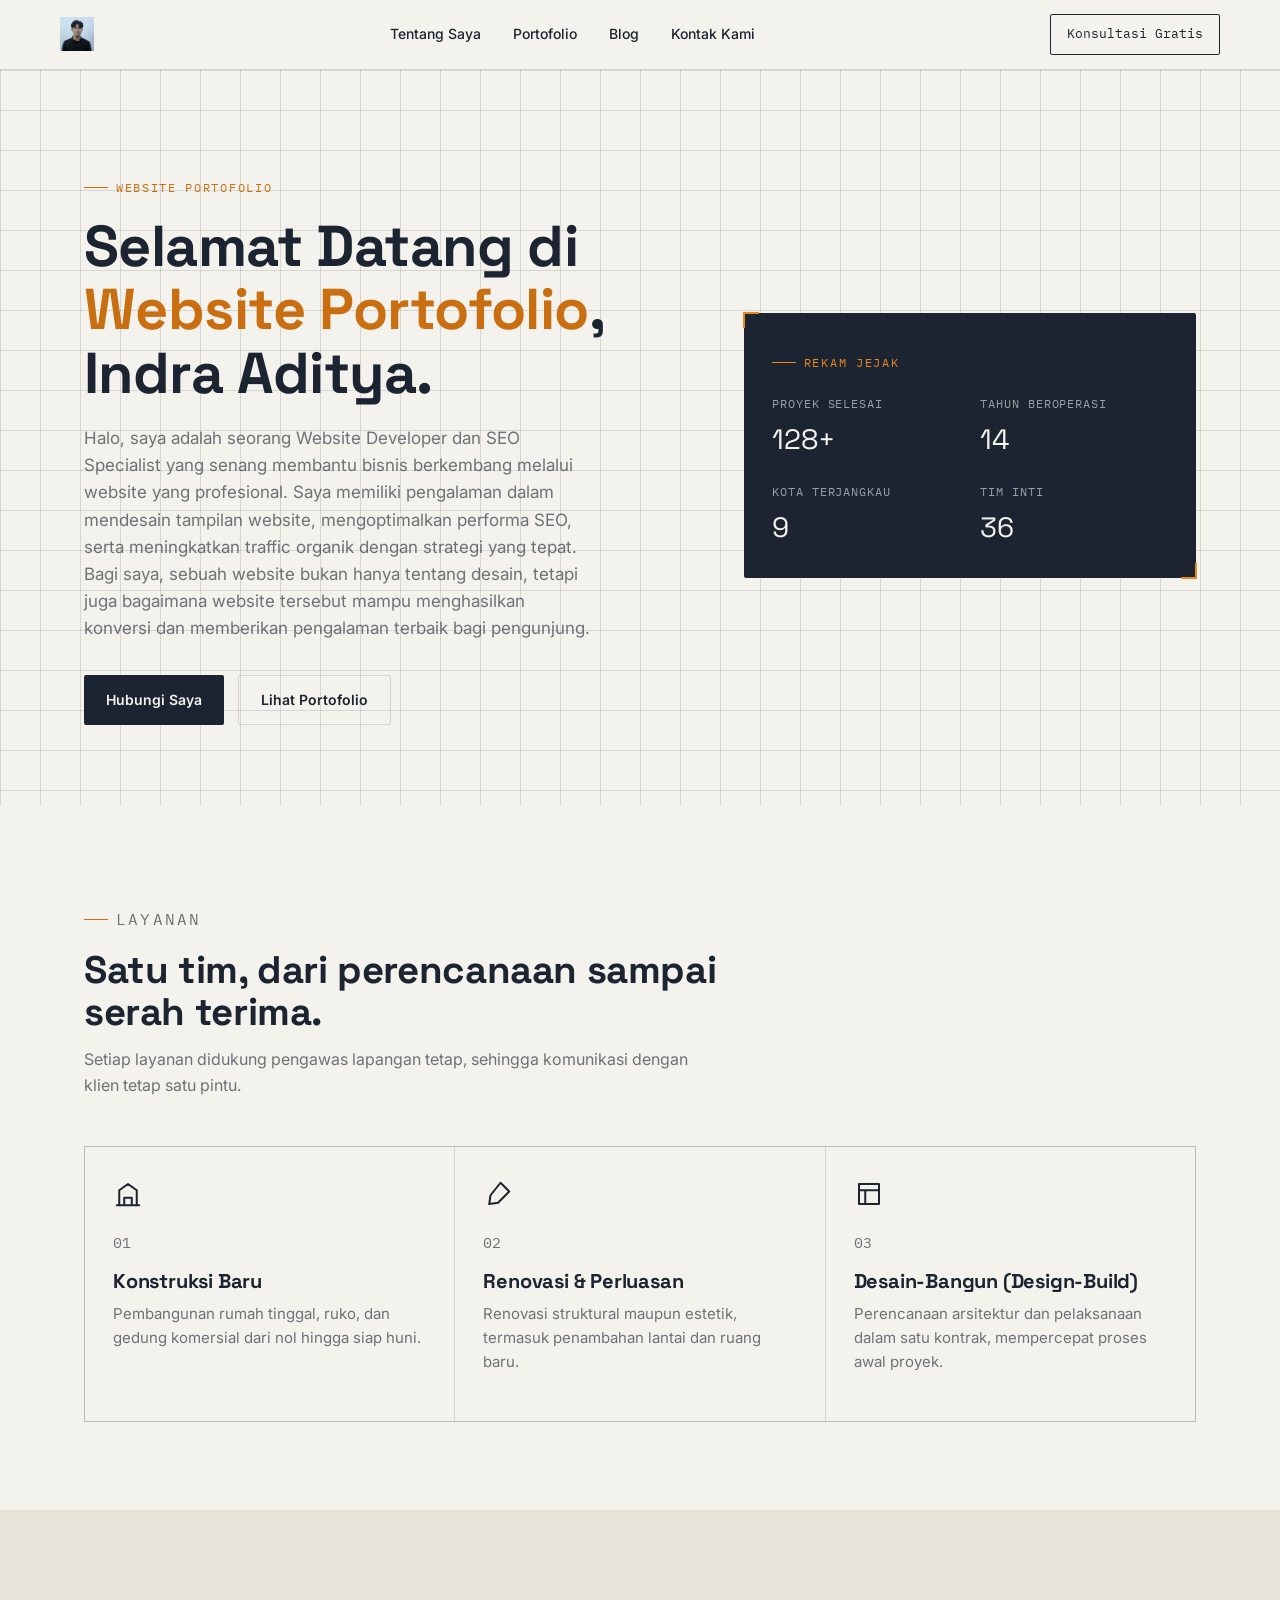
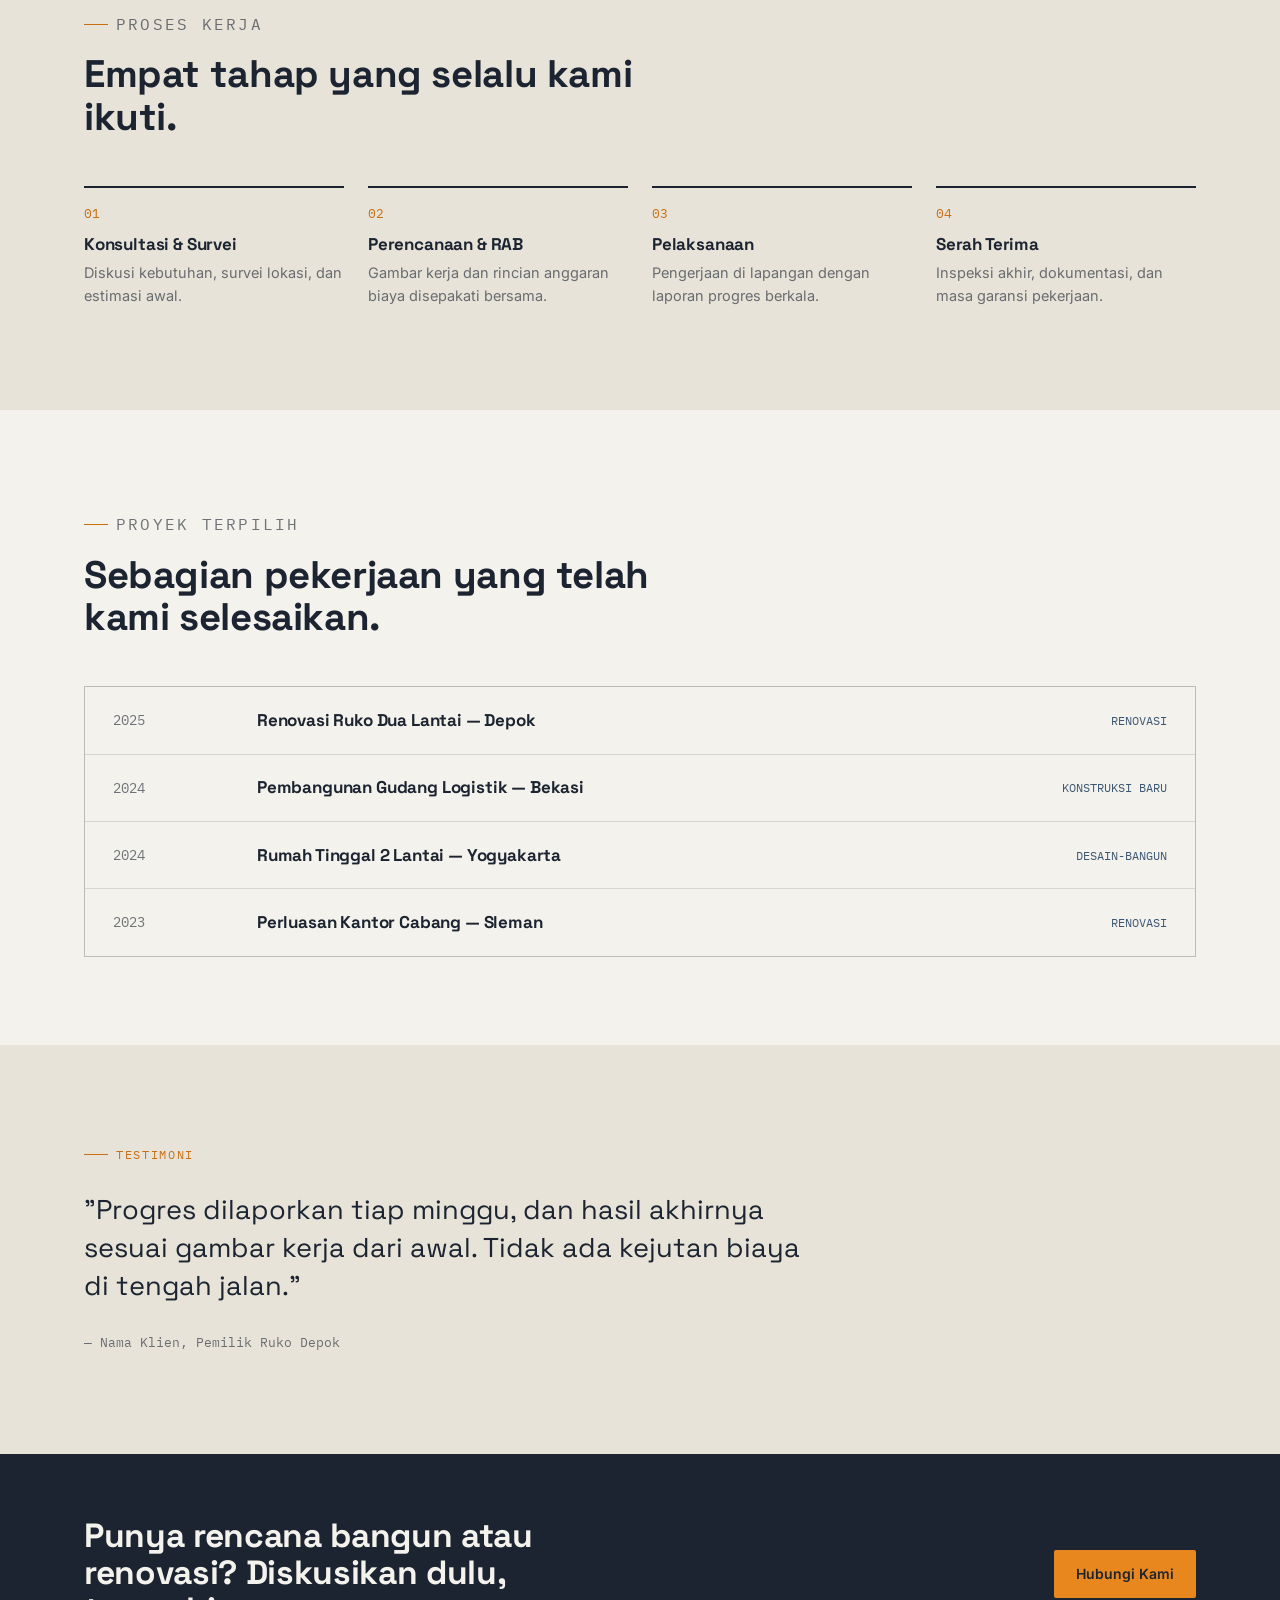
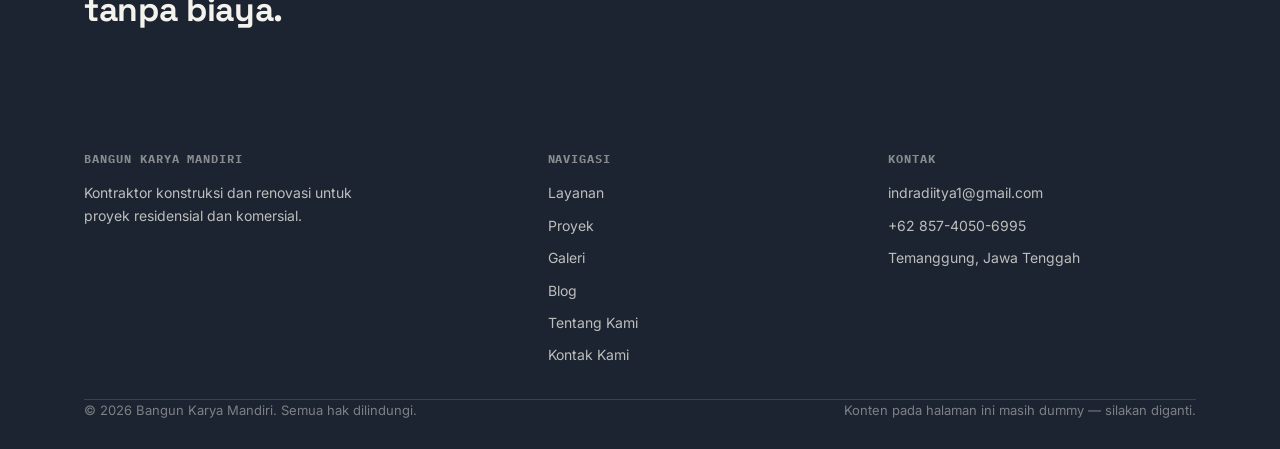
<file: index.html>
<!DOCTYPE html>
<html lang="id">
<head>
  <meta charset="UTF-8" />
  <meta name="viewport" content="width=device-width, initial-scale=1.0" />
  <title>Bangun Karya Mandiri — Jasa Konstruksi &amp; Renovasi Terpercaya</title>
  <meta name="description" content="Bangun Karya Mandiri melayani jasa konstruksi, renovasi, dan desain-bangun untuk proyek komersial maupun residensial di seluruh Indonesia." />
  <link rel="icon" href="images/indra.png" />
  <link rel="preconnect" href="https://fonts.googleapis.com" />
  <link href="https://fonts.googleapis.com/css2?family=Space+Grotesk:wght@500;600;700&family=Inter:wght@400;500;600&family=IBM+Plex+Mono:wght@500&display=swap" rel="stylesheet" />
  <link rel="stylesheet" href="css/style.css" />
</head>
<body>

  <header class="bkm-header">
    <div class="bkm-container bkm-nav" id="bkm-nav">
      <a href="index.html" class="bkm-logo">
        <img src="images/indra.png" alt="Bangun Karya Mandiri" />
      </a>
      <nav class="bkm-nav-links">
        <!-- <a href="index.html#layanan">Layanan</a> -->
        <!-- <a href="index.html#proyek">Proyek</a> -->
        <a href="about.html">Tentang Saya</a>
        <a href="porto.html">Portofolio</a>
        <a href="blog.html">Blog</a>
        <a href="contact.html">Kontak Kami</a>
      </nav>
      <a href="contact.html" class="bkm-nav-cta">Konsultasi Gratis</a>
      <button class="bkm-nav-toggle" id="bkm-nav-toggle" aria-label="Buka menu" aria-expanded="false">
        <span></span><span></span><span></span>
      </button>
    </div>
  </header>

  <main>
    <!-- HERO -->
    <section class="bkm-hero bkm-blueprint-bg">
      <div class="bkm-container bkm-hero-grid">
        <div>
          <p class="bkm-eyebrow">Website Portofolio</p>
          <h1>Selamat Datang di <em>Website Portofolio</em>, Indra Aditya.</h1>
          <p class="bkm-lede">Halo, saya adalah seorang Website Developer dan SEO Specialist yang senang membantu bisnis berkembang melalui website yang profesional. Saya memiliki pengalaman dalam mendesain tampilan website, mengoptimalkan performa SEO, serta meningkatkan traffic organik dengan strategi yang tepat. Bagi saya, sebuah website bukan hanya tentang desain, tetapi juga bagaimana website tersebut mampu menghasilkan konversi dan memberikan pengalaman terbaik bagi pengunjung.</p>
          <div class="bkm-hero-actions">
            <a href="index.html#kontak" class="bkm-btn bkm-btn-primary">Hubungi Saya</a>
            <a href="index.html#proyek" class="bkm-btn bkm-btn-ghost">Lihat Portofolio</a>
          </div>
        </div>
        <div class="bkm-hero-panel bkm-tick">
          <p class="bkm-eyebrow">Rekam Jejak</p>
          <dl class="bkm-stat-list">
            <div>
              <dt>Proyek Selesai</dt>
              <dd>128+</dd>
            </div>
            <div>
              <dt>Tahun Beroperasi</dt>
              <dd>14</dd>
            </div>
            <div>
              <dt>Kota Terjangkau</dt>
              <dd>9</dd>
            </div>
            <div>
              <dt>Tim Inti</dt>
              <dd>36</dd>
            </div>
          </dl>
        </div>
      </div>
    </section>

    <!-- LAYANAN -->
    <section class="bkm-section" id="layanan">
      <div class="bkm-container">
        <div class="bkm-section-head">
          <p class="bkm-eyebrow">Layanan</p>
          <h2>Satu tim, dari perencanaan sampai serah terima.</h2>
          <p>Setiap layanan didukung pengawas lapangan tetap, sehingga komunikasi dengan klien tetap satu pintu.</p>
        </div>
        <div class="bkm-grid-3">
          <div class="bkm-card">
            <svg viewBox="0 0 24 24" fill="none" stroke="#1b2430" stroke-width="1.6"><path d="M3 21h18M5 21V9l7-5 7 5v12M9 21v-6h6v6" stroke-linecap="round" stroke-linejoin="round"/></svg>
            <p class="bkm-card-num">01</p>
            <h3>Konstruksi Baru</h3>
            <p>Pembangunan rumah tinggal, ruko, dan gedung komersial dari nol hingga siap huni.</p>
          </div>
          <div class="bkm-card">
            <svg viewBox="0 0 24 24" fill="none" stroke="#1b2430" stroke-width="1.6"><path d="M14 3l7 7-9 9-7 1 1-7 8-10z" stroke-linecap="round" stroke-linejoin="round"/></svg>
            <p class="bkm-card-num">02</p>
            <h3>Renovasi &amp; Perluasan</h3>
            <p>Renovasi struktural maupun estetik, termasuk penambahan lantai dan ruang baru.</p>
          </div>
          <div class="bkm-card">
            <svg viewBox="0 0 24 24" fill="none" stroke="#1b2430" stroke-width="1.6"><path d="M4 4h16v16H4z M4 9h16 M9 9v11" stroke-linecap="round" stroke-linejoin="round"/></svg>
            <p class="bkm-card-num">03</p>
            <h3>Desain-Bangun (Design-Build)</h3>
            <p>Perencanaan arsitektur dan pelaksanaan dalam satu kontrak, mempercepat proses awal proyek.</p>
          </div>
        </div>
      </div>
    </section>

    <!-- PROSES -->
    <section class="bkm-section bkm-section-alt" id="proses">
      <div class="bkm-container">
        <div class="bkm-section-head">
          <p class="bkm-eyebrow">Proses Kerja</p>
          <h2>Empat tahap yang selalu kami ikuti.</h2>
        </div>
        <div class="bkm-timeline">
          <div class="bkm-step">
            <h3>Konsultasi &amp; Survei</h3>
            <p>Diskusi kebutuhan, survei lokasi, dan estimasi awal.</p>
          </div>
          <div class="bkm-step">
            <h3>Perencanaan &amp; RAB</h3>
            <p>Gambar kerja dan rincian anggaran biaya disepakati bersama.</p>
          </div>
          <div class="bkm-step">
            <h3>Pelaksanaan</h3>
            <p>Pengerjaan di lapangan dengan laporan progres berkala.</p>
          </div>
          <div class="bkm-step">
            <h3>Serah Terima</h3>
            <p>Inspeksi akhir, dokumentasi, dan masa garansi pekerjaan.</p>
          </div>
        </div>
      </div>
    </section>

    <!-- PROYEK -->
    <section class="bkm-section" id="proyek">
      <div class="bkm-container">
        <div class="bkm-section-head">
          <p class="bkm-eyebrow">Proyek Terpilih</p>
          <h2>Sebagian pekerjaan yang telah kami selesaikan.</h2>
        </div>
        <div class="bkm-project-list">
          <div class="bkm-project-row">
            <span class="bkm-project-year">2025</span>
            <h3>Renovasi Ruko Dua Lantai — Depok</h3>
            <span class="bkm-tag">Renovasi</span>
          </div>
          <div class="bkm-project-row">
            <span class="bkm-project-year">2024</span>
            <h3>Pembangunan Gudang Logistik — Bekasi</h3>
            <span class="bkm-tag">Konstruksi Baru</span>
          </div>
          <div class="bkm-project-row">
            <span class="bkm-project-year">2024</span>
            <h3>Rumah Tinggal 2 Lantai — Yogyakarta</h3>
            <span class="bkm-tag">Desain-Bangun</span>
          </div>
          <div class="bkm-project-row">
            <span class="bkm-project-year">2023</span>
            <h3>Perluasan Kantor Cabang — Sleman</h3>
            <span class="bkm-tag">Renovasi</span>
          </div>
        </div>
      </div>
    </section>

    <!-- TESTIMONI -->
    <section class="bkm-section bkm-section-alt">
      <div class="bkm-container">
        <p class="bkm-eyebrow">Testimoni</p>
        <p class="bkm-quote">"Progres dilaporkan tiap minggu, dan hasil akhirnya sesuai gambar kerja dari awal. Tidak ada kejutan biaya di tengah jalan."</p>
        <p class="bkm-quote-attr">— Nama Klien, Pemilik Ruko Depok</p>
      </div>
    </section>

    <!-- CTA -->
    <section class="bkm-cta-band" id="kontak">
      <div class="bkm-container bkm-cta-band-inner">
        <h2>Punya rencana bangun atau renovasi? Diskusikan dulu, tanpa biaya.</h2>
        <a href="contact.html" class="bkm-btn bkm-btn-primary">Hubungi Kami</a>
      </div>
    </section>
  </main>

  <footer class="bkm-footer">
    <div class="bkm-container">
      <div class="bkm-footer-grid">
        <div>
          <h4>Bangun Karya Mandiri</h4>
          <p style="max-width:32ch;font-size:14px;">Kontraktor konstruksi dan renovasi untuk proyek residensial dan komersial.</p>
        </div>
        <div>
          <h4>Navigasi</h4>
          <ul>
            <li><a href="index.html#layanan">Layanan</a></li>
            <li><a href="index.html#proyek">Proyek</a></li>
            <li><a href="gallery.html">Galeri</a></li>
            <li><a href="blog.html">Blog</a></li>
            <li><a href="about.html">Tentang Kami</a></li>
            <li><a href="contact.html">Kontak Kami</a></li>
          </ul>
        </div>
        <div>
          <h4>Kontak</h4>
          <ul>
            <li>indradiitya1@gmail.com</li>
            <li>+62 857-4050-6995</li>
            <li>Temanggung, Jawa Tenggah</li>
          </ul>
        </div>
      </div>
      <div class="bkm-container bkm-footer-bottom" style="padding:0;">
        <span>&copy; 2026 Bangun Karya Mandiri. Semua hak dilindungi.</span>
        <span>Konten pada halaman ini masih dummy — silakan diganti.</span>
      </div>
    </div>
  </footer>

  <script src="js/script.js"></script>
</body>
</html>
</file>
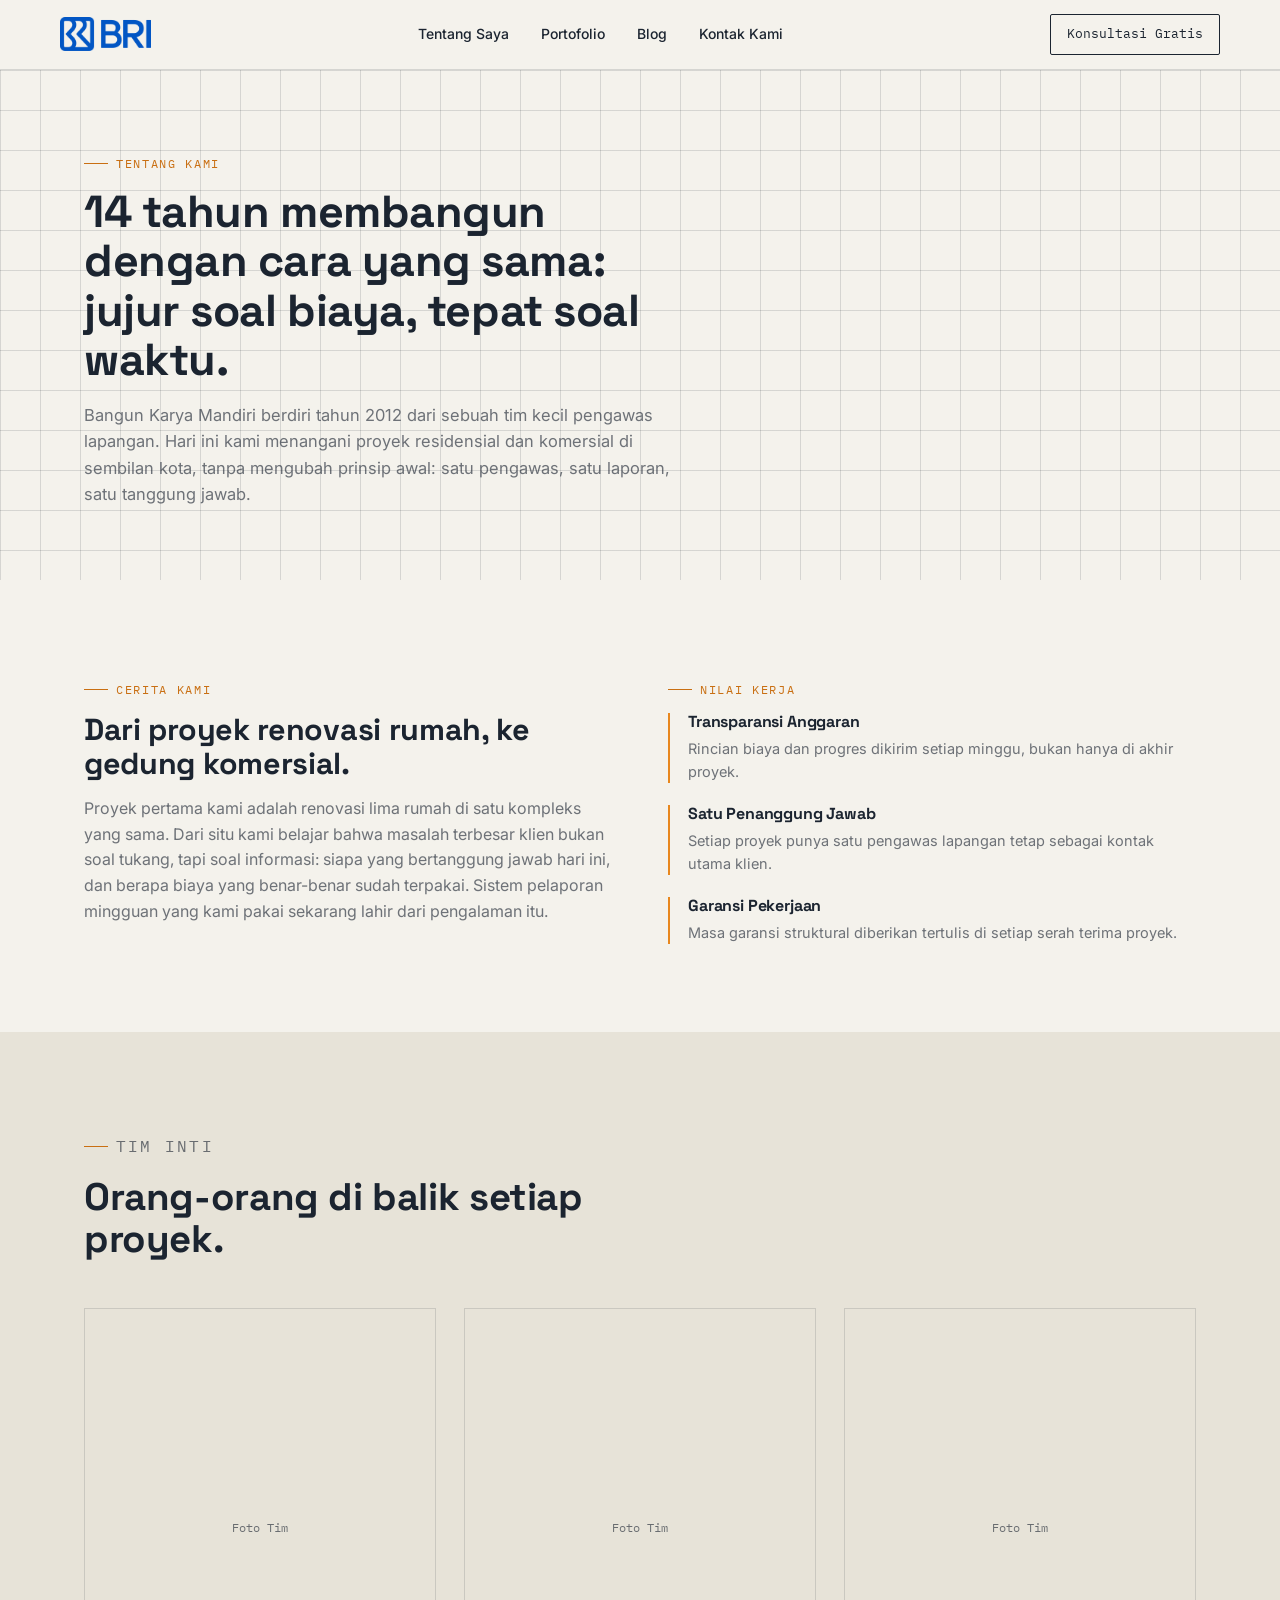
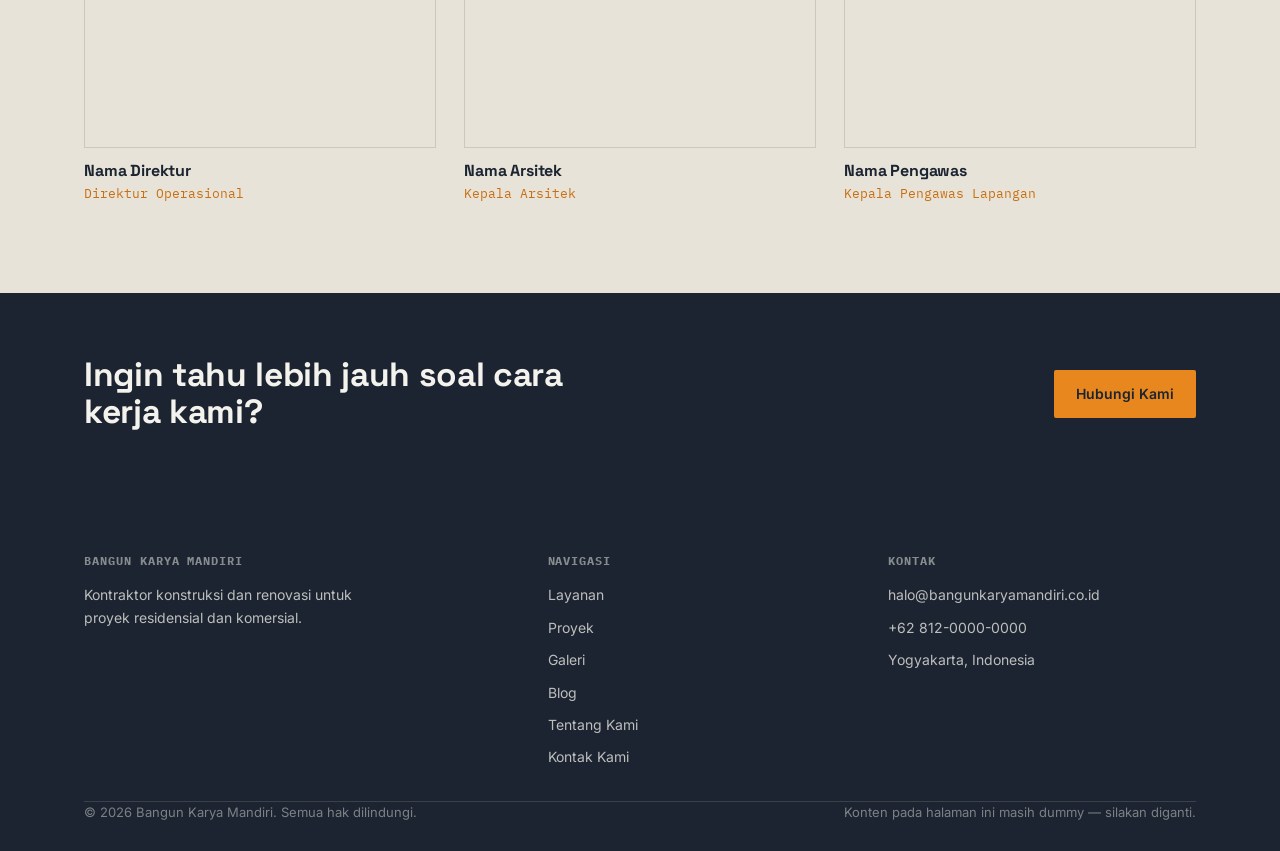
<file: about.html>
<!DOCTYPE html>
<html lang="id">
<head>
  <meta charset="UTF-8" />
  <meta name="viewport" content="width=device-width, initial-scale=1.0" />
  <title>Tentang Kami — Bangun Karya Mandiri</title>
  <meta name="description" content="Kenali Bangun Karya Mandiri: sejarah, nilai kerja, dan tim inti di balik setiap proyek konstruksi dan renovasi." />
  <link rel="icon" href="images/logo.png" />
  <link rel="preconnect" href="https://fonts.googleapis.com" />
  <link href="https://fonts.googleapis.com/css2?family=Space+Grotesk:wght@500;600;700&family=Inter:wght@400;500;600&family=IBM+Plex+Mono:wght@500&display=swap" rel="stylesheet" />
  <link rel="stylesheet" href="css/style.css" />
</head>
<body>

  <header class="bkm-header">
    <div class="bkm-container bkm-nav" id="bkm-nav">
      <a href="index.html" class="bkm-logo">
        <img src="images/logo.png" alt="Bangun Karya Mandiri" />
      </a>
      <nav class="bkm-nav-links">
        <!-- <a href="index.html#layanan">Layanan</a> -->
        <!-- <a href="index.html#proyek">Proyek</a> -->
        <a href="about.html">Tentang Saya</a>
        <a href="porto.html">Portofolio</a>
        <a href="blog.html">Blog</a>
        <a href="contact.html">Kontak Kami</a>
      </nav>
      <a href="contact.html" class="bkm-nav-cta">Konsultasi Gratis</a>
      <button class="bkm-nav-toggle" id="bkm-nav-toggle" aria-label="Buka menu" aria-expanded="false">
        <span></span><span></span><span></span>
      </button>
    </div>
  </header>

  <main>
    <!-- HERO -->
    <section class="bkm-about-hero bkm-blueprint-bg">
      <div class="bkm-container">
        <p class="bkm-eyebrow">Tentang Kami</p>
        <h1 style="font-size:clamp(2rem,4vw,2.8rem);max-width:20ch;margin-top:14px;">14 tahun membangun dengan cara yang sama: jujur soal biaya, tepat soal waktu.</h1>
        <p style="max-width:60ch;color:var(--bkm-ink-soft);margin-top:18px;font-size:16.5px;">Bangun Karya Mandiri berdiri tahun 2012 dari sebuah tim kecil pengawas lapangan. Hari ini kami menangani proyek residensial dan komersial di sembilan kota, tanpa mengubah prinsip awal: satu pengawas, satu laporan, satu tanggung jawab.</p>
      </div>
    </section>

    <!-- CERITA & NILAI -->
    <section class="bkm-section">
      <div class="bkm-container bkm-two-col">
        <div>
          <p class="bkm-eyebrow">Cerita Kami</p>
          <h2 style="font-size:1.9rem;margin-top:14px;">Dari proyek renovasi rumah, ke gedung komersial.</h2>
          <p style="color:var(--bkm-ink-soft);margin-top:16px;">Proyek pertama kami adalah renovasi lima rumah di satu kompleks yang sama. Dari situ kami belajar bahwa masalah terbesar klien bukan soal tukang, tapi soal informasi: siapa yang bertanggung jawab hari ini, dan berapa biaya yang benar-benar sudah terpakai. Sistem pelaporan mingguan yang kami pakai sekarang lahir dari pengalaman itu.</p>
        </div>
        <div>
          <p class="bkm-eyebrow">Nilai Kerja</p>
          <ul class="bkm-value-list" style="margin-top:14px;">
            <li>
              <h3>Transparansi Anggaran</h3>
              <p>Rincian biaya dan progres dikirim setiap minggu, bukan hanya di akhir proyek.</p>
            </li>
            <li>
              <h3>Satu Penanggung Jawab</h3>
              <p>Setiap proyek punya satu pengawas lapangan tetap sebagai kontak utama klien.</p>
            </li>
            <li>
              <h3>Garansi Pekerjaan</h3>
              <p>Masa garansi struktural diberikan tertulis di setiap serah terima proyek.</p>
            </li>
          </ul>
        </div>
      </div>
    </section>

    <!-- TIM -->
    <section class="bkm-section bkm-section-alt">
      <div class="bkm-container">
        <div class="bkm-section-head">
          <p class="bkm-eyebrow">Tim Inti</p>
          <h2>Orang-orang di balik setiap proyek.</h2>
        </div>
        <div class="bkm-team-grid">
          <div class="bkm-team-card">
            <div class="bkm-team-photo">Foto Tim</div>
            <h3>Nama Direktur</h3>
            <span>Direktur Operasional</span>
          </div>
          <div class="bkm-team-card">
            <div class="bkm-team-photo">Foto Tim</div>
            <h3>Nama Arsitek</h3>
            <span>Kepala Arsitek</span>
          </div>
          <div class="bkm-team-card">
            <div class="bkm-team-photo">Foto Tim</div>
            <h3>Nama Pengawas</h3>
            <span>Kepala Pengawas Lapangan</span>
          </div>
        </div>
      </div>
    </section>

    <!-- CTA -->
    <section class="bkm-cta-band" id="kontak">
      <div class="bkm-container bkm-cta-band-inner">
        <h2>Ingin tahu lebih jauh soal cara kerja kami?</h2>
        <a href="contact.html" class="bkm-btn bkm-btn-primary">Hubungi Kami</a>
      </div>
    </section>
  </main>

  <footer class="bkm-footer">
    <div class="bkm-container">
      <div class="bkm-footer-grid">
        <div>
          <h4>Bangun Karya Mandiri</h4>
          <p style="max-width:32ch;font-size:14px;">Kontraktor konstruksi dan renovasi untuk proyek residensial dan komersial.</p>
        </div>
        <div>
          <h4>Navigasi</h4>
          <ul>
            <li><a href="index.html#layanan">Layanan</a></li>
            <li><a href="index.html#proyek">Proyek</a></li>
            <li><a href="gallery.html">Galeri</a></li>
            <li><a href="blog.html">Blog</a></li>
            <li><a href="about.html">Tentang Kami</a></li>
            <li><a href="contact.html">Kontak Kami</a></li>
          </ul>
        </div>
        <div>
          <h4>Kontak</h4>
          <ul>
            <li>halo@bangunkaryamandiri.co.id</li>
            <li>+62 812-0000-0000</li>
            <li>Yogyakarta, Indonesia</li>
          </ul>
        </div>
      </div>
      <div class="bkm-container bkm-footer-bottom" style="padding:0;">
        <span>&copy; 2026 Bangun Karya Mandiri. Semua hak dilindungi.</span>
        <span>Konten pada halaman ini masih dummy — silakan diganti.</span>
      </div>
    </div>
  </footer>

  <script src="js/script.js"></script>
</body>
</html>
</file>
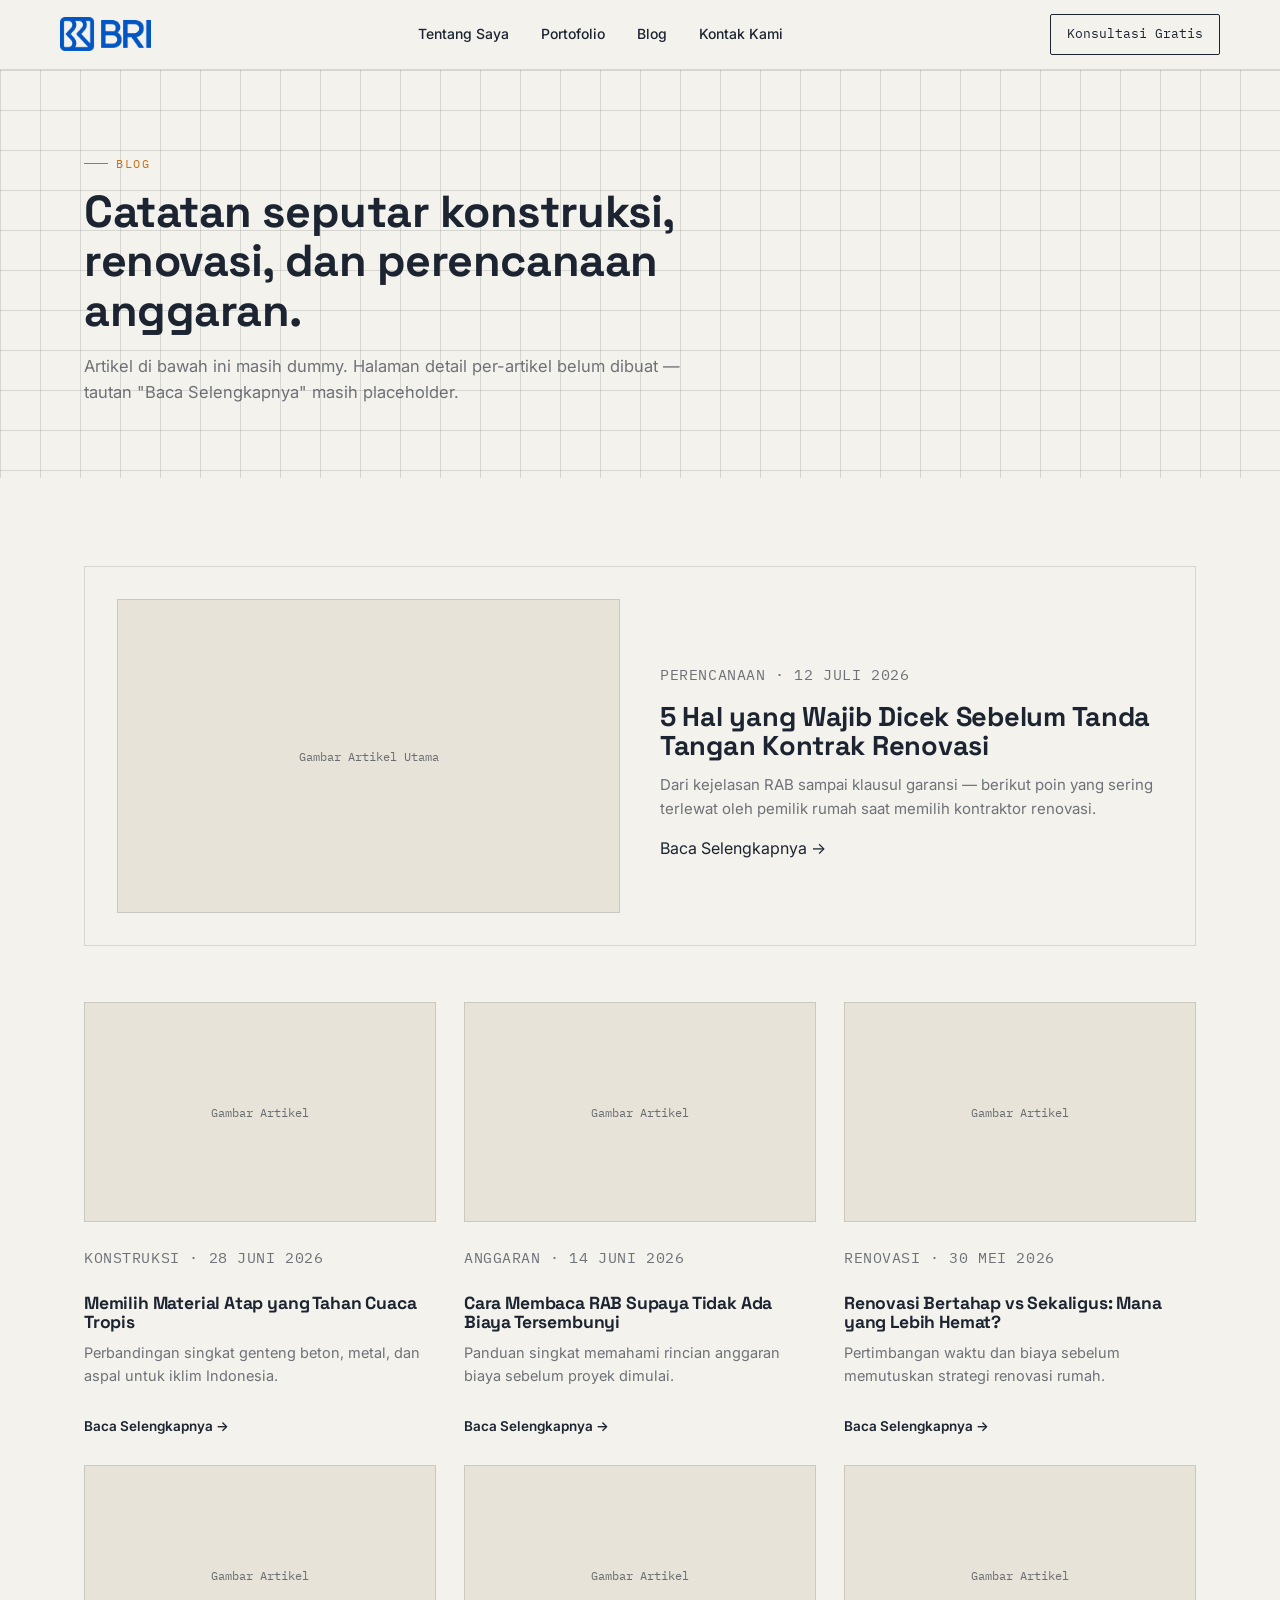
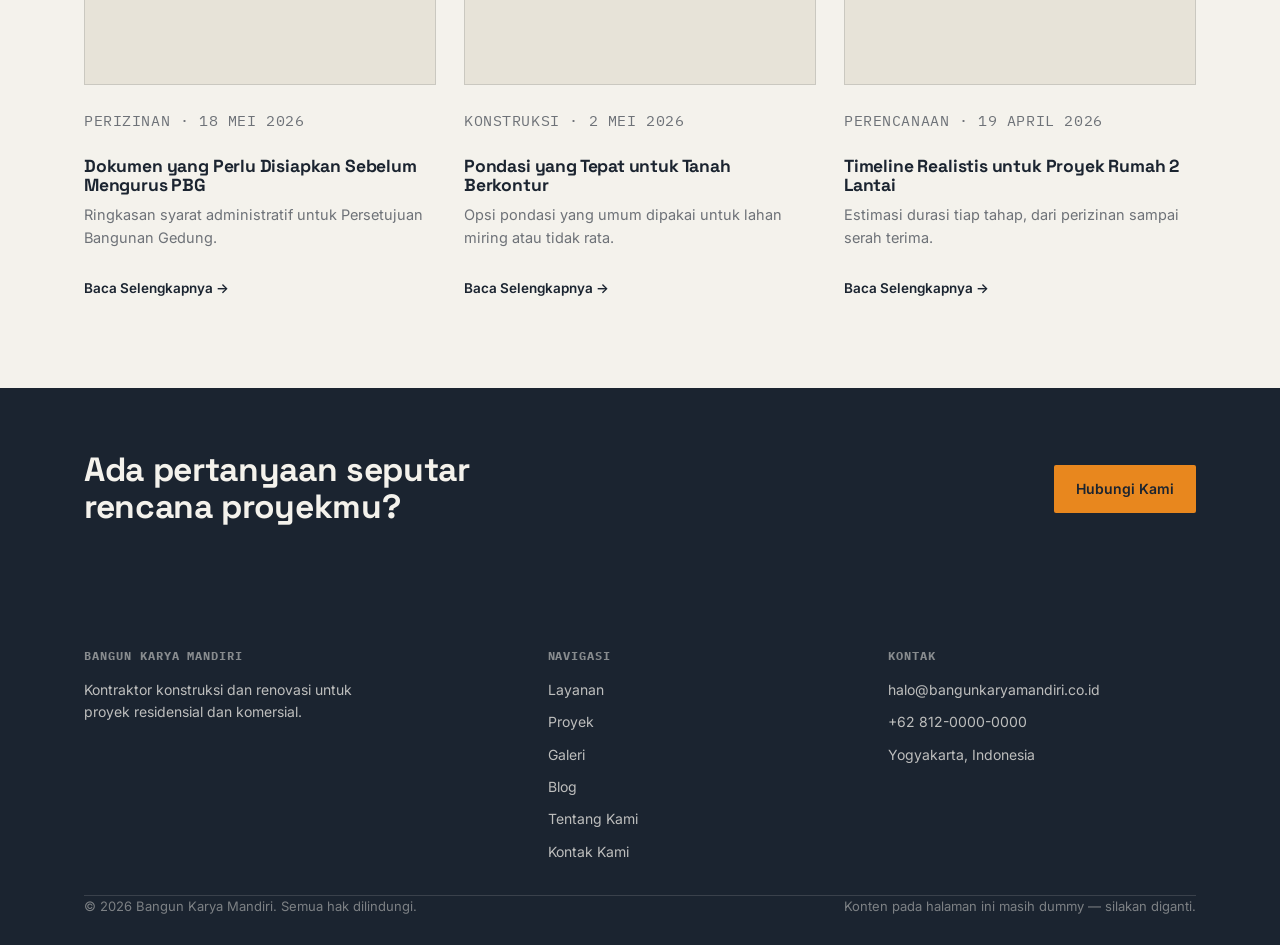
<file: blog.html>
<!DOCTYPE html>
<html lang="id">
<head>
  <meta charset="UTF-8" />
  <meta name="viewport" content="width=device-width, initial-scale=1.0" />
  <title>Blog — Bangun Karya Mandiri</title>
  <meta name="description" content="Artikel seputar konstruksi, renovasi, dan tips perencanaan bangunan dari tim Bangun Karya Mandiri." />
  <link rel="icon" href="images/logo.png" />
  <link rel="preconnect" href="https://fonts.googleapis.com" />
  <link href="https://fonts.googleapis.com/css2?family=Space+Grotesk:wght@500;600;700&family=Inter:wght@400;500;600&family=IBM+Plex+Mono:wght@500&display=swap" rel="stylesheet" />
  <link rel="stylesheet" href="css/style.css" />
</head>
<body>

  <header class="bkm-header">
    <div class="bkm-container bkm-nav" id="bkm-nav">
      <a href="index.html" class="bkm-logo">
        <img src="images/logo.png" alt="Bangun Karya Mandiri" />
      </a>
      <nav class="bkm-nav-links">
        <!-- <a href="index.html#layanan">Layanan</a> -->
        <!-- <a href="index.html#proyek">Proyek</a> -->
        <a href="about.html">Tentang Saya</a>
        <a href="porto.html">Portofolio</a>
        <a href="blog.html">Blog</a>
        <a href="contact.html">Kontak Kami</a>
      </nav>
      <a href="contact.html" class="bkm-nav-cta">Konsultasi Gratis</a>
      <button class="bkm-nav-toggle" id="bkm-nav-toggle" aria-label="Buka menu" aria-expanded="false">
        <span></span><span></span><span></span>
      </button>
    </div>
  </header>

  <main>
    <section class="bkm-about-hero bkm-blueprint-bg">
      <div class="bkm-container">
        <p class="bkm-eyebrow">Blog</p>
        <h1 style="font-size:clamp(2rem,4vw,2.8rem);max-width:22ch;margin-top:14px;">Catatan seputar konstruksi, renovasi, dan perencanaan anggaran.</h1>
        <p style="max-width:60ch;color:var(--bkm-ink-soft);margin-top:18px;font-size:16.5px;">Artikel di bawah ini masih dummy. Halaman detail per-artikel belum dibuat — tautan "Baca Selengkapnya" masih placeholder.</p>
      </div>
    </section>

    <section class="bkm-section">
      <div class="bkm-container">

        <article class="bkm-blog-featured">
          <div class="bkm-gallery-placeholder">Gambar Artikel Utama</div>
          <div>
            <p class="bkm-blog-meta">Perencanaan &middot; 12 Juli 2026</p>
            <h2>5 Hal yang Wajib Dicek Sebelum Tanda Tangan Kontrak Renovasi</h2>
            <p>Dari kejelasan RAB sampai klausul garansi — berikut poin yang sering terlewat oleh pemilik rumah saat memilih kontraktor renovasi.</p>
            <a href="#" class="bkm-blog-link">Baca Selengkapnya &rarr;</a>
          </div>
        </article>

        <div class="bkm-blog-grid">
          <article class="bkm-blog-card">
            <div class="bkm-gallery-placeholder">Gambar Artikel</div>
            <p class="bkm-blog-meta">Konstruksi &middot; 28 Juni 2026</p>
            <h3>Memilih Material Atap yang Tahan Cuaca Tropis</h3>
            <p>Perbandingan singkat genteng beton, metal, dan aspal untuk iklim Indonesia.</p>
            <a href="#" class="bkm-blog-link">Baca Selengkapnya &rarr;</a>
          </article>
          <article class="bkm-blog-card">
            <div class="bkm-gallery-placeholder">Gambar Artikel</div>
            <p class="bkm-blog-meta">Anggaran &middot; 14 Juni 2026</p>
            <h3>Cara Membaca RAB Supaya Tidak Ada Biaya Tersembunyi</h3>
            <p>Panduan singkat memahami rincian anggaran biaya sebelum proyek dimulai.</p>
            <a href="#" class="bkm-blog-link">Baca Selengkapnya &rarr;</a>
          </article>
          <article class="bkm-blog-card">
            <div class="bkm-gallery-placeholder">Gambar Artikel</div>
            <p class="bkm-blog-meta">Renovasi &middot; 30 Mei 2026</p>
            <h3>Renovasi Bertahap vs Sekaligus: Mana yang Lebih Hemat?</h3>
            <p>Pertimbangan waktu dan biaya sebelum memutuskan strategi renovasi rumah.</p>
            <a href="#" class="bkm-blog-link">Baca Selengkapnya &rarr;</a>
          </article>
          <article class="bkm-blog-card">
            <div class="bkm-gallery-placeholder">Gambar Artikel</div>
            <p class="bkm-blog-meta">Perizinan &middot; 18 Mei 2026</p>
            <h3>Dokumen yang Perlu Disiapkan Sebelum Mengurus PBG</h3>
            <p>Ringkasan syarat administratif untuk Persetujuan Bangunan Gedung.</p>
            <a href="#" class="bkm-blog-link">Baca Selengkapnya &rarr;</a>
          </article>
          <article class="bkm-blog-card">
            <div class="bkm-gallery-placeholder">Gambar Artikel</div>
            <p class="bkm-blog-meta">Konstruksi &middot; 2 Mei 2026</p>
            <h3>Pondasi yang Tepat untuk Tanah Berkontur</h3>
            <p>Opsi pondasi yang umum dipakai untuk lahan miring atau tidak rata.</p>
            <a href="#" class="bkm-blog-link">Baca Selengkapnya &rarr;</a>
          </article>
          <article class="bkm-blog-card">
            <div class="bkm-gallery-placeholder">Gambar Artikel</div>
            <p class="bkm-blog-meta">Perencanaan &middot; 19 April 2026</p>
            <h3>Timeline Realistis untuk Proyek Rumah 2 Lantai</h3>
            <p>Estimasi durasi tiap tahap, dari perizinan sampai serah terima.</p>
            <a href="#" class="bkm-blog-link">Baca Selengkapnya &rarr;</a>
          </article>
        </div>
      </div>
    </section>

    <section class="bkm-cta-band" id="kontak">
      <div class="bkm-container bkm-cta-band-inner">
        <h2>Ada pertanyaan seputar rencana proyekmu?</h2>
        <a href="contact.html" class="bkm-btn bkm-btn-primary">Hubungi Kami</a>
      </div>
    </section>
  </main>

  <footer class="bkm-footer">
    <div class="bkm-container">
      <div class="bkm-footer-grid">
        <div>
          <h4>Bangun Karya Mandiri</h4>
          <p style="max-width:32ch;font-size:14px;">Kontraktor konstruksi dan renovasi untuk proyek residensial dan komersial.</p>
        </div>
        <div>
          <h4>Navigasi</h4>
          <ul>
            <li><a href="index.html#layanan">Layanan</a></li>
            <li><a href="index.html#proyek">Proyek</a></li>
            <li><a href="gallery.html">Galeri</a></li>
            <li><a href="blog.html">Blog</a></li>
            <li><a href="about.html">Tentang Kami</a></li>
            <li><a href="contact.html">Kontak Kami</a></li>
          </ul>
        </div>
        <div>
          <h4>Kontak</h4>
          <ul>
            <li>halo@bangunkaryamandiri.co.id</li>
            <li>+62 812-0000-0000</li>
            <li>Yogyakarta, Indonesia</li>
          </ul>
        </div>
      </div>
      <div class="bkm-container bkm-footer-bottom" style="padding:0;">
        <span>&copy; 2026 Bangun Karya Mandiri. Semua hak dilindungi.</span>
        <span>Konten pada halaman ini masih dummy — silakan diganti.</span>
      </div>
    </div>
  </footer>

  <script src="js/script.js"></script>
</body>
</html>
</file>
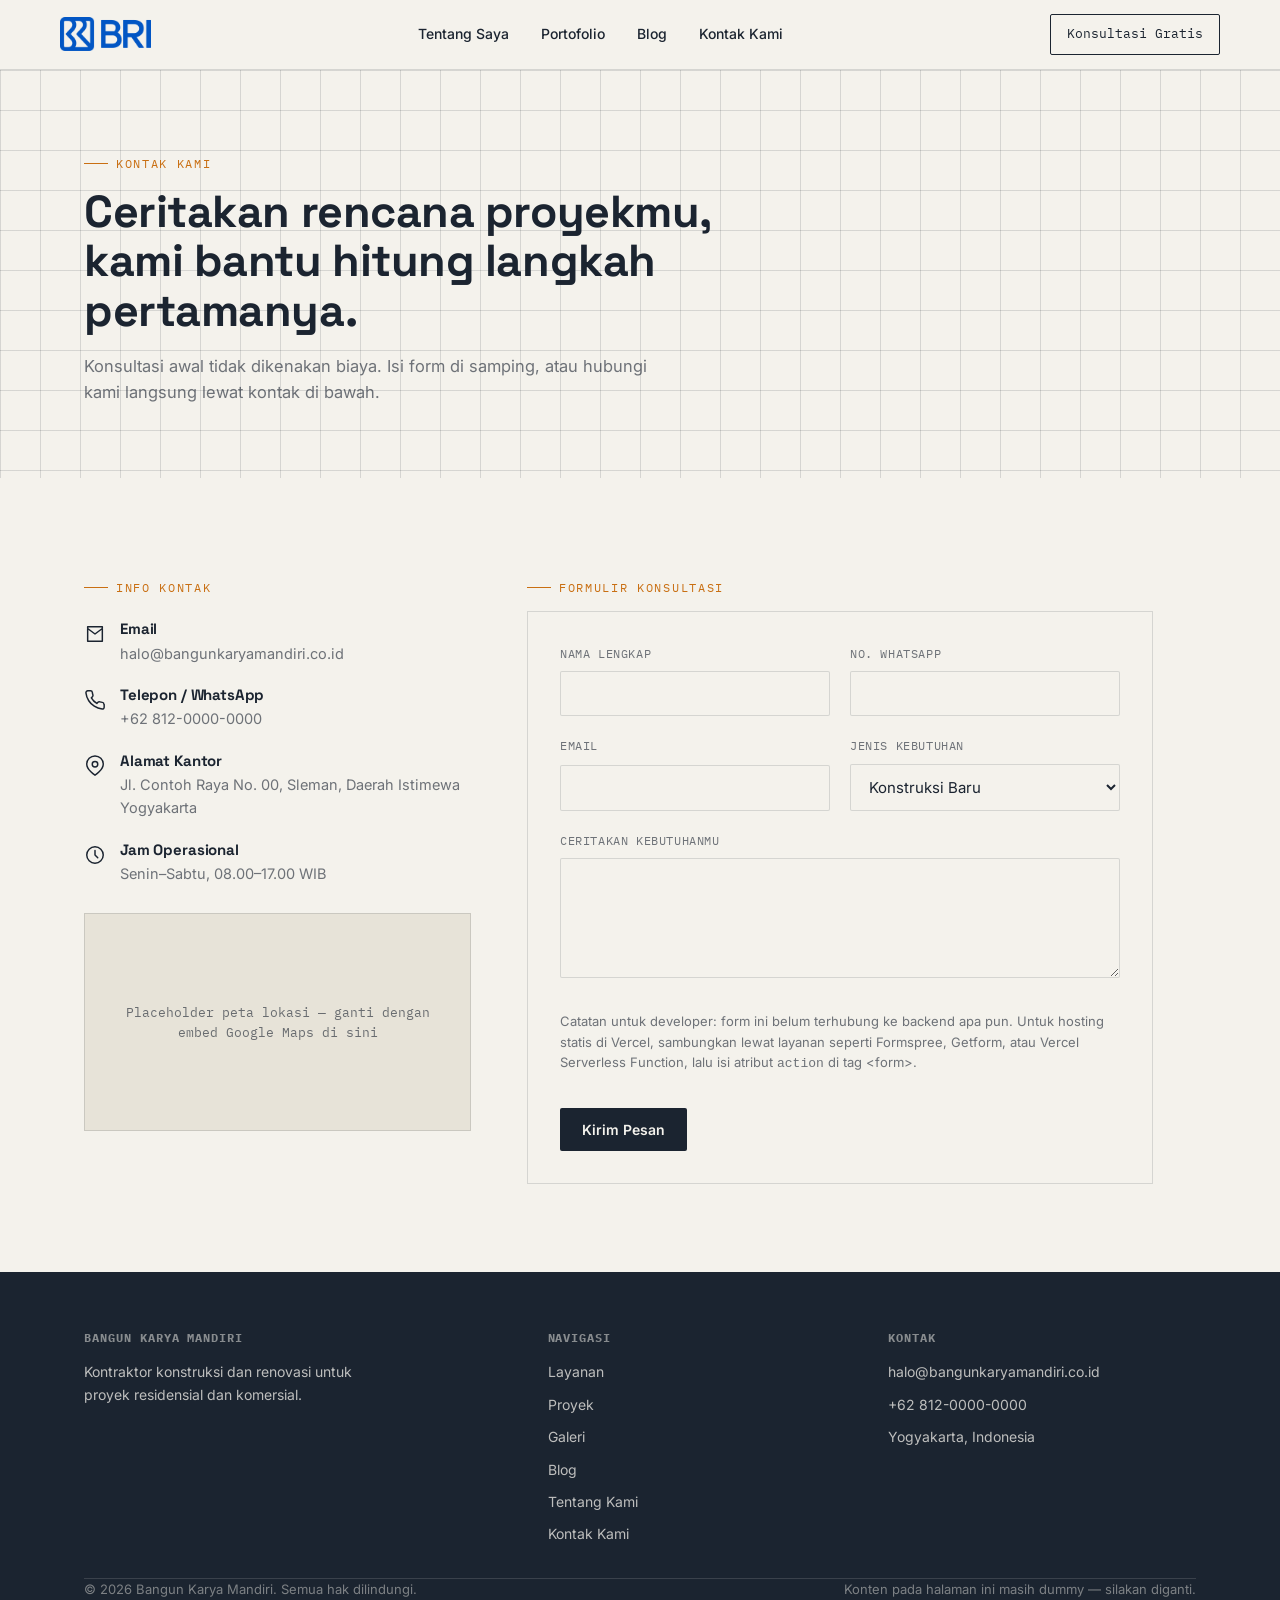
<file: contact.html>
<!DOCTYPE html>
<html lang="id">
<head>
  <meta charset="UTF-8" />
  <meta name="viewport" content="width=device-width, initial-scale=1.0" />
  <title>Kontak Kami — Bangun Karya Mandiri</title>
  <meta name="description" content="Hubungi Bangun Karya Mandiri untuk konsultasi proyek konstruksi, renovasi, atau desain-bangun." />
  <link rel="icon" href="images/logo.png" />
  <link rel="preconnect" href="https://fonts.googleapis.com" />
  <link href="https://fonts.googleapis.com/css2?family=Space+Grotesk:wght@500;600;700&family=Inter:wght@400;500;600&family=IBM+Plex+Mono:wght@500&display=swap" rel="stylesheet" />
  <link rel="stylesheet" href="css/style.css" />
</head>
<body>

  <header class="bkm-header">
    <div class="bkm-container bkm-nav" id="bkm-nav">
      <a href="index.html" class="bkm-logo">
        <img src="images/logo.png" alt="Bangun Karya Mandiri" />
      </a>
      <nav class="bkm-nav-links">
        <!-- <a href="index.html#layanan">Layanan</a> -->
        <!-- <a href="index.html#proyek">Proyek</a> -->
        <a href="about.html">Tentang Saya</a>
        <a href="porto.html">Portofolio</a>
        <a href="blog.html">Blog</a>
        <a href="contact.html">Kontak Kami</a>
      </nav>
      <a href="contact.html" class="bkm-nav-cta">Konsultasi Gratis</a>
      <button class="bkm-nav-toggle" id="bkm-nav-toggle" aria-label="Buka menu" aria-expanded="false">
        <span></span><span></span><span></span>
      </button>
    </div>
  </header>

  <main>
    <section class="bkm-about-hero bkm-blueprint-bg">
      <div class="bkm-container">
        <p class="bkm-eyebrow">Kontak Kami</p>
        <h1 style="font-size:clamp(2rem,4vw,2.8rem);max-width:22ch;margin-top:14px;">Ceritakan rencana proyekmu, kami bantu hitung langkah pertamanya.</h1>
        <p style="max-width:60ch;color:var(--bkm-ink-soft);margin-top:18px;font-size:16.5px;">Konsultasi awal tidak dikenakan biaya. Isi form di samping, atau hubungi kami langsung lewat kontak di bawah.</p>
      </div>
    </section>

    <section class="bkm-section">
      <div class="bkm-container bkm-contact-grid">

        <div>
          <p class="bkm-eyebrow">Info Kontak</p>
          <ul class="bkm-info-list">
            <li>
              <svg viewBox="0 0 24 24" fill="none" stroke="#1b2430" stroke-width="1.6"><path d="M4 4h16v16H4z M4 6l8 6 8-6" stroke-linecap="round" stroke-linejoin="round"/></svg>
              <div>
                <h3>Email</h3>
                <p>halo@bangunkaryamandiri.co.id</p>
              </div>
            </li>
            <li>
              <svg viewBox="0 0 24 24" fill="none" stroke="#1b2430" stroke-width="1.6"><path d="M22 16.9v3a2 2 0 01-2.2 2 19.8 19.8 0 01-8.6-3.1 19.5 19.5 0 01-6-6A19.8 19.8 0 012.1 4.2 2 2 0 014.1 2h3a2 2 0 012 1.7c.1.9.3 1.9.6 2.7a2 2 0 01-.5 2.1L8 9.7a16 16 0 006 6l1.2-1.2a2 2 0 012.1-.5c.9.3 1.8.5 2.7.6a2 2 0 011.7 2z" stroke-linecap="round" stroke-linejoin="round"/></svg>
              <div>
                <h3>Telepon / WhatsApp</h3>
                <p>+62 812-0000-0000</p>
              </div>
            </li>
            <li>
              <svg viewBox="0 0 24 24" fill="none" stroke="#1b2430" stroke-width="1.6"><path d="M21 10c0 6-9 12-9 12s-9-6-9-12a9 9 0 0118 0z M12 13a3 3 0 100-6 3 3 0 000 6z" stroke-linecap="round" stroke-linejoin="round"/></svg>
              <div>
                <h3>Alamat Kantor</h3>
                <p>Jl. Contoh Raya No. 00, Sleman, Daerah Istimewa Yogyakarta</p>
              </div>
            </li>
            <li>
              <svg viewBox="0 0 24 24" fill="none" stroke="#1b2430" stroke-width="1.6"><circle cx="12" cy="12" r="9"/><path d="M12 7v5l3 3" stroke-linecap="round" stroke-linejoin="round"/></svg>
              <div>
                <h3>Jam Operasional</h3>
                <p>Senin&ndash;Sabtu, 08.00&ndash;17.00 WIB</p>
              </div>
            </li>
          </ul>

          <div class="bkm-map-placeholder">
            Placeholder peta lokasi — ganti dengan embed Google Maps di sini
          </div>
        </div>

        <div>
          <p class="bkm-eyebrow">Formulir Konsultasi</p>
          <form class="bkm-form" id="bkm-contact-form" style="margin-top:14px;">
            <div class="bkm-form-row">
              <div class="bkm-field">
                <label for="bkm-name">Nama Lengkap</label>
                <input type="text" id="bkm-name" name="name" required />
              </div>
              <div class="bkm-field">
                <label for="bkm-phone">No. WhatsApp</label>
                <input type="tel" id="bkm-phone" name="phone" required />
              </div>
            </div>
            <div class="bkm-form-row">
              <div class="bkm-field">
                <label for="bkm-email">Email</label>
                <input type="email" id="bkm-email" name="email" required />
              </div>
              <div class="bkm-field">
                <label for="bkm-service">Jenis Kebutuhan</label>
                <select id="bkm-service" name="service">
                  <option>Konstruksi Baru</option>
                  <option>Renovasi &amp; Perluasan</option>
                  <option>Desain-Bangun</option>
                  <option>Lainnya</option>
                </select>
              </div>
            </div>
            <div class="bkm-field">
              <label for="bkm-message">Ceritakan Kebutuhanmu</label>
              <textarea id="bkm-message" name="message" required></textarea>
            </div>
            <p class="bkm-form-note">
              Catatan untuk developer: form ini belum terhubung ke backend apa pun. Untuk hosting statis di Vercel, sambungkan lewat layanan seperti Formspree, Getform, atau Vercel Serverless Function, lalu isi atribut <code>action</code> di tag &lt;form&gt;.
            </p>
            <button type="submit" class="bkm-btn bkm-btn-primary">Kirim Pesan</button>
            <p class="bkm-form-status is-success" id="bkm-form-status">Pesan tersimpan secara lokal (demo) — sambungkan form ke backend agar benar-benar terkirim.</p>
          </form>
        </div>

      </div>
    </section>
  </main>

  <footer class="bkm-footer">
    <div class="bkm-container">
      <div class="bkm-footer-grid">
        <div>
          <h4>Bangun Karya Mandiri</h4>
          <p style="max-width:32ch;font-size:14px;">Kontraktor konstruksi dan renovasi untuk proyek residensial dan komersial.</p>
        </div>
        <div>
          <h4>Navigasi</h4>
          <ul>
            <li><a href="index.html#layanan">Layanan</a></li>
            <li><a href="index.html#proyek">Proyek</a></li>
            <li><a href="gallery.html">Galeri</a></li>
            <li><a href="blog.html">Blog</a></li>
            <li><a href="about.html">Tentang Kami</a></li>
            <li><a href="contact.html">Kontak Kami</a></li>
          </ul>
        </div>
        <div>
          <h4>Kontak</h4>
          <ul>
            <li>halo@bangunkaryamandiri.co.id</li>
            <li>+62 812-0000-0000</li>
            <li>Yogyakarta, Indonesia</li>
          </ul>
        </div>
      </div>
      <div class="bkm-container bkm-footer-bottom" style="padding:0;">
        <span>&copy; 2026 Bangun Karya Mandiri. Semua hak dilindungi.</span>
        <span>Konten pada halaman ini masih dummy — silakan diganti.</span>
      </div>
    </div>
  </footer>

  <script src="js/script.js"></script>
</body>
</html>
</file>
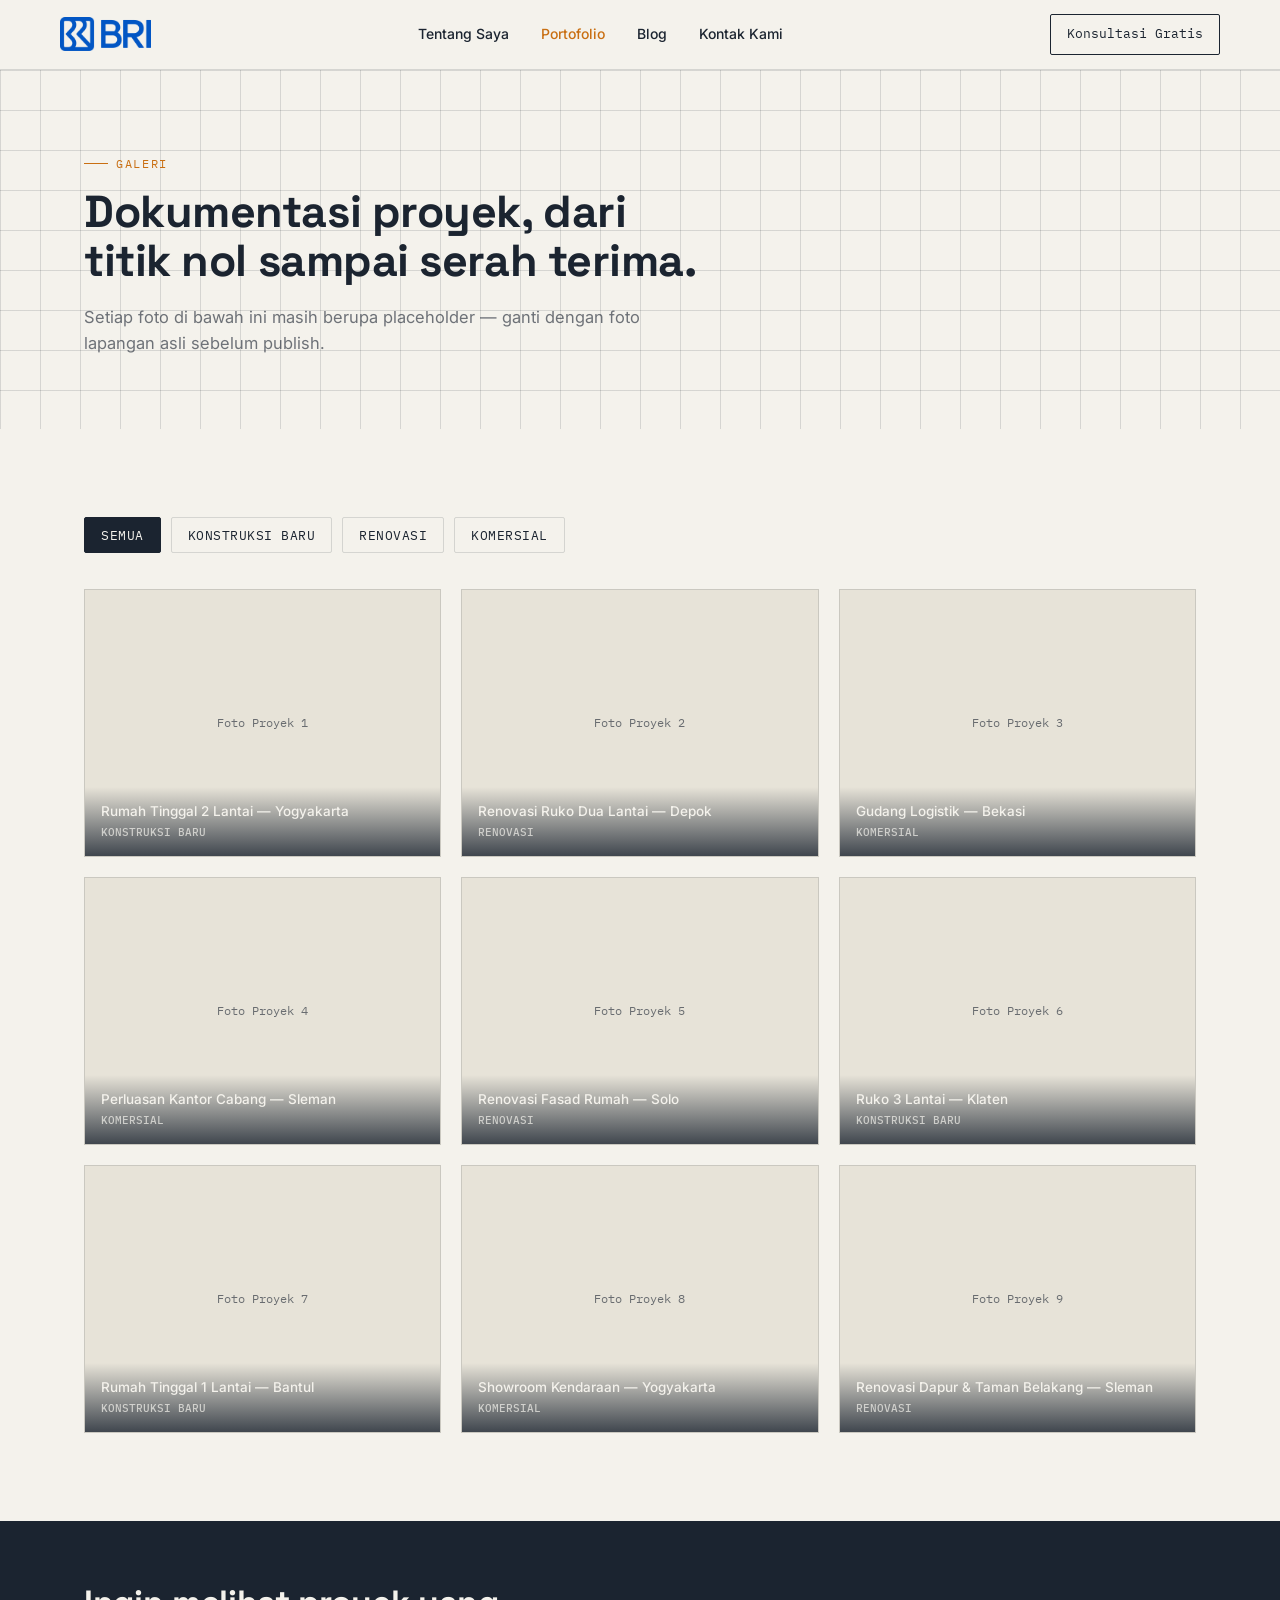
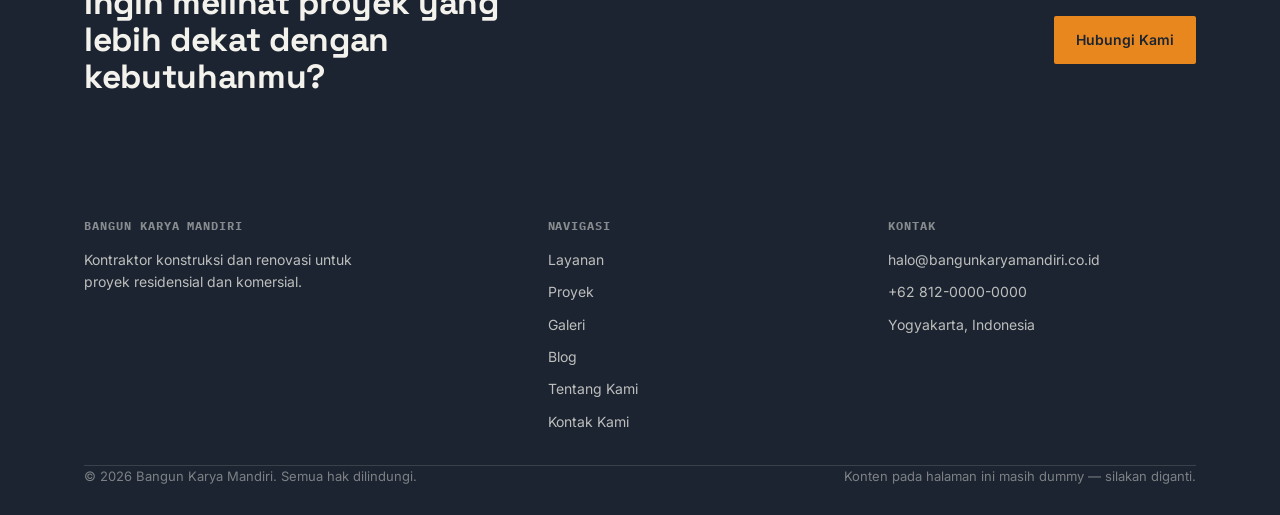
<file: galeri.html>
<!DOCTYPE html>
<html lang="id">
<head>
  <meta charset="UTF-8" />
  <meta name="viewport" content="width=device-width, initial-scale=1.0" />
  <title>Galeri Proyek — Bangun Karya Mandiri</title>
  <meta name="description" content="Galeri dokumentasi proyek konstruksi, renovasi, dan desain-bangun yang telah dikerjakan Bangun Karya Mandiri." />
  <link rel="icon" href="images/logo.png" />
  <link rel="preconnect" href="https://fonts.googleapis.com" />
  <link href="https://fonts.googleapis.com/css2?family=Space+Grotesk:wght@500;600;700&family=Inter:wght@400;500;600&family=IBM+Plex+Mono:wght@500&display=swap" rel="stylesheet" />
  <link rel="stylesheet" href="css/style.css" />
</head>
<body>

  <header class="bkm-header">
    <div class="bkm-container bkm-nav" id="bkm-nav">
      <a href="index.html" class="bkm-logo">
        <img src="images/logo.png" alt="Bangun Karya Mandiri" />
      </a>
      <nav class="bkm-nav-links">
        <!-- <a href="index.html#layanan">Layanan</a> -->
        <!-- <a href="index.html#proyek">Proyek</a> -->
        <a href="about.html">Tentang Saya</a>
        <a href="gallery.html" class="is-active">Portofolio</a>
        <a href="blog.html">Blog</a>
        <a href="contact.html">Kontak Kami</a>
      </nav>
      <a href="contact.html" class="bkm-nav-cta">Konsultasi Gratis</a>
      <button class="bkm-nav-toggle" id="bkm-nav-toggle" aria-label="Buka menu" aria-expanded="false">
        <span></span><span></span><span></span>
      </button>
    </div>
  </header>

  <main>
    <section class="bkm-about-hero bkm-blueprint-bg">
      <div class="bkm-container">
        <p class="bkm-eyebrow">Galeri</p>
        <h1 style="font-size:clamp(2rem,4vw,2.8rem);max-width:22ch;margin-top:14px;">Dokumentasi proyek, dari titik nol sampai serah terima.</h1>
        <p style="max-width:60ch;color:var(--bkm-ink-soft);margin-top:18px;font-size:16.5px;">Setiap foto di bawah ini masih berupa placeholder — ganti dengan foto lapangan asli sebelum publish.</p>
      </div>
    </section>

    <section class="bkm-section">
      <div class="bkm-container">
        <div class="bkm-filter-bar" id="bkm-filter-bar">
          <button class="bkm-filter-btn is-active" data-filter="all">Semua</button>
          <button class="bkm-filter-btn" data-filter="konstruksi">Konstruksi Baru</button>
          <button class="bkm-filter-btn" data-filter="renovasi">Renovasi</button>
          <button class="bkm-filter-btn" data-filter="komersial">Komersial</button>
        </div>

        <div class="bkm-gallery-grid" id="bkm-gallery-grid">
          <div class="bkm-gallery-item" data-category="konstruksi">
            <div class="bkm-gallery-placeholder">Foto Proyek 1</div>
            <div class="bkm-gallery-caption">Rumah Tinggal 2 Lantai — Yogyakarta<span>Konstruksi Baru</span></div>
          </div>
          <div class="bkm-gallery-item" data-category="renovasi">
            <div class="bkm-gallery-placeholder">Foto Proyek 2</div>
            <div class="bkm-gallery-caption">Renovasi Ruko Dua Lantai — Depok<span>Renovasi</span></div>
          </div>
          <div class="bkm-gallery-item" data-category="komersial">
            <div class="bkm-gallery-placeholder">Foto Proyek 3</div>
            <div class="bkm-gallery-caption">Gudang Logistik — Bekasi<span>Komersial</span></div>
          </div>
          <div class="bkm-gallery-item" data-category="komersial">
            <div class="bkm-gallery-placeholder">Foto Proyek 4</div>
            <div class="bkm-gallery-caption">Perluasan Kantor Cabang — Sleman<span>Komersial</span></div>
          </div>
          <div class="bkm-gallery-item" data-category="renovasi">
            <div class="bkm-gallery-placeholder">Foto Proyek 5</div>
            <div class="bkm-gallery-caption">Renovasi Fasad Rumah — Solo<span>Renovasi</span></div>
          </div>
          <div class="bkm-gallery-item" data-category="konstruksi">
            <div class="bkm-gallery-placeholder">Foto Proyek 6</div>
            <div class="bkm-gallery-caption">Ruko 3 Lantai — Klaten<span>Konstruksi Baru</span></div>
          </div>
          <div class="bkm-gallery-item" data-category="konstruksi">
            <div class="bkm-gallery-placeholder">Foto Proyek 7</div>
            <div class="bkm-gallery-caption">Rumah Tinggal 1 Lantai — Bantul<span>Konstruksi Baru</span></div>
          </div>
          <div class="bkm-gallery-item" data-category="komersial">
            <div class="bkm-gallery-placeholder">Foto Proyek 8</div>
            <div class="bkm-gallery-caption">Showroom Kendaraan — Yogyakarta<span>Komersial</span></div>
          </div>
          <div class="bkm-gallery-item" data-category="renovasi">
            <div class="bkm-gallery-placeholder">Foto Proyek 9</div>
            <div class="bkm-gallery-caption">Renovasi Dapur &amp; Taman Belakang — Sleman<span>Renovasi</span></div>
          </div>
        </div>
      </div>
    </section>

    <section class="bkm-cta-band" id="kontak">
      <div class="bkm-container bkm-cta-band-inner">
        <h2>Ingin melihat proyek yang lebih dekat dengan kebutuhanmu?</h2>
        <a href="contact.html" class="bkm-btn bkm-btn-primary">Hubungi Kami</a>
      </div>
    </section>
  </main>

  <footer class="bkm-footer">
    <div class="bkm-container">
      <div class="bkm-footer-grid">
        <div>
          <h4>Bangun Karya Mandiri</h4>
          <p style="max-width:32ch;font-size:14px;">Kontraktor konstruksi dan renovasi untuk proyek residensial dan komersial.</p>
        </div>
        <div>
          <h4>Navigasi</h4>
          <ul>
            <li><a href="index.html#layanan">Layanan</a></li>
            <li><a href="index.html#proyek">Proyek</a></li>
            <li><a href="gallery.html">Galeri</a></li>
            <li><a href="blog.html">Blog</a></li>
            <li><a href="about.html">Tentang Kami</a></li>
            <li><a href="contact.html">Kontak Kami</a></li>
          </ul>
        </div>
        <div>
          <h4>Kontak</h4>
          <ul>
            <li>halo@bangunkaryamandiri.co.id</li>
            <li>+62 812-0000-0000</li>
            <li>Yogyakarta, Indonesia</li>
          </ul>
        </div>
      </div>
      <div class="bkm-container bkm-footer-bottom" style="padding:0;">
        <span>&copy; 2026 Bangun Karya Mandiri. Semua hak dilindungi.</span>
        <span>Konten pada halaman ini masih dummy — silakan diganti.</span>
      </div>
    </div>
  </footer>

  <script src="js/script.js"></script>
</body>
</html>
</file>
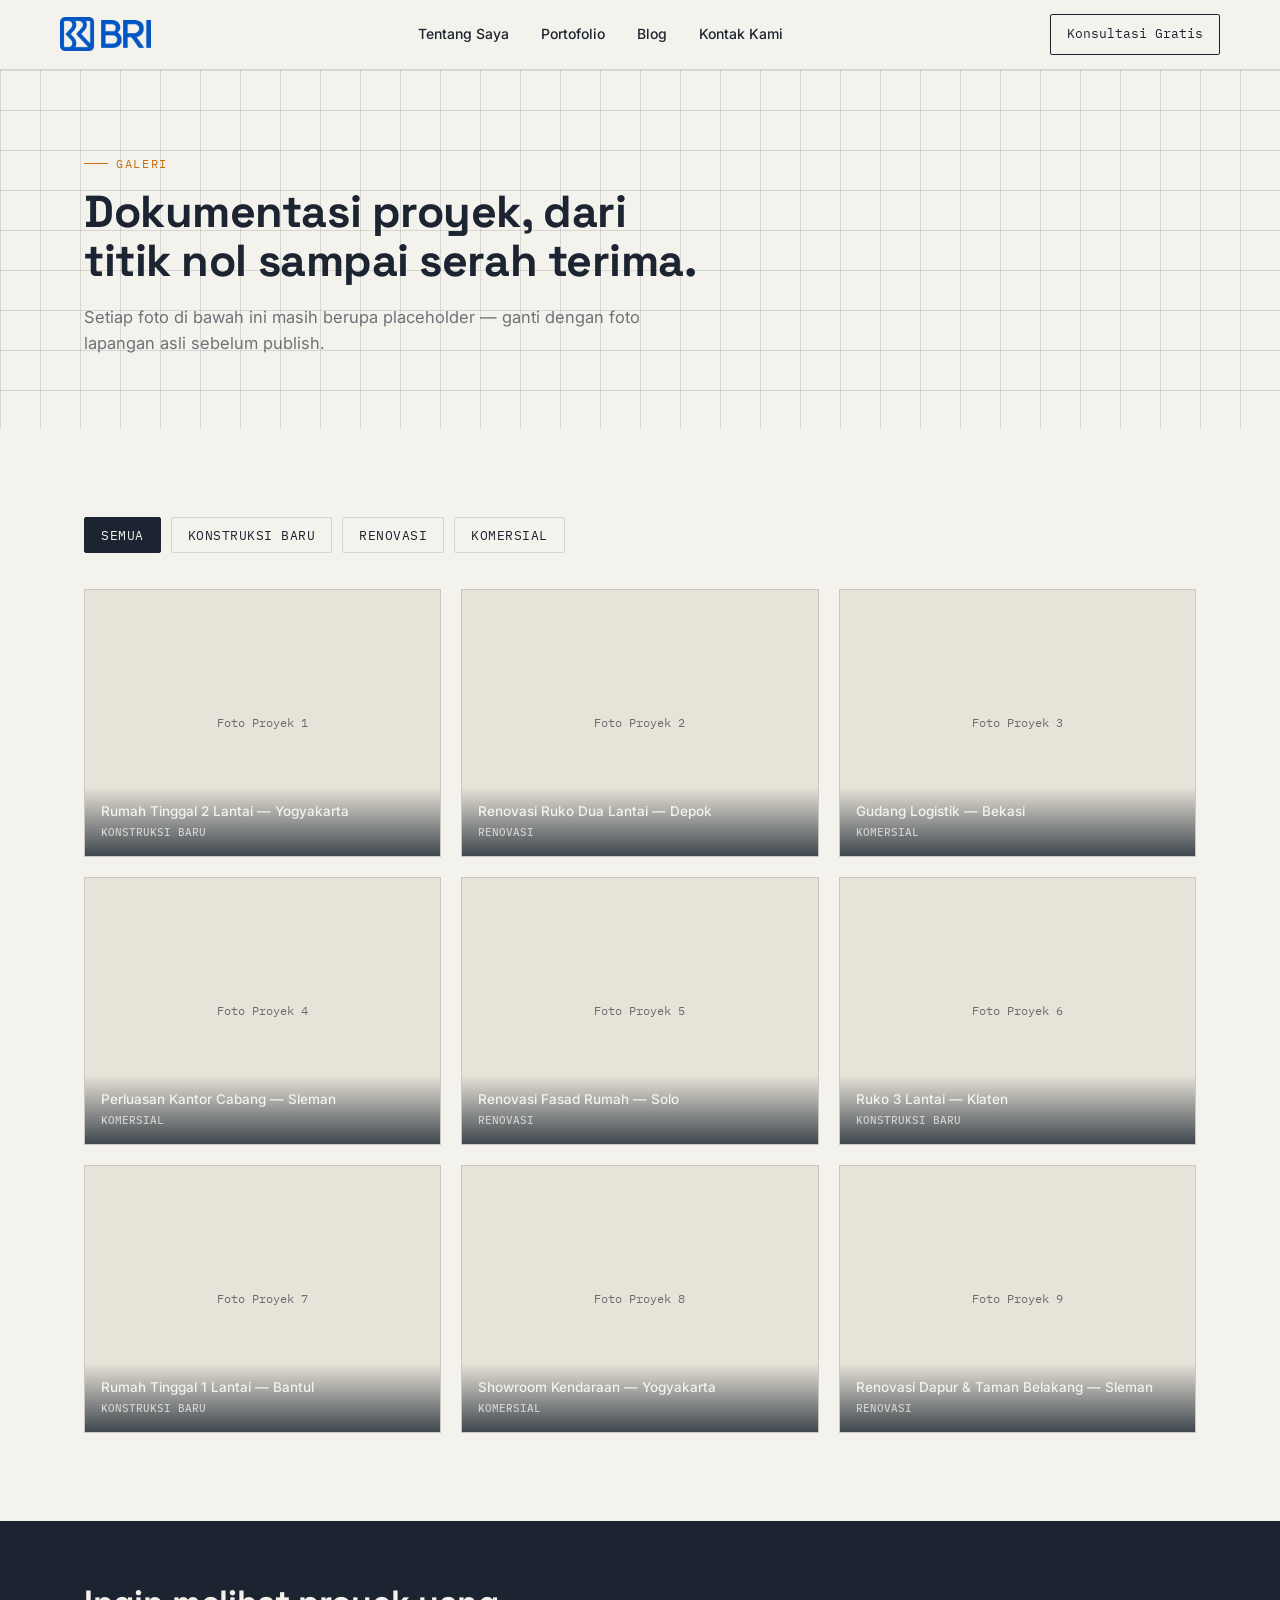
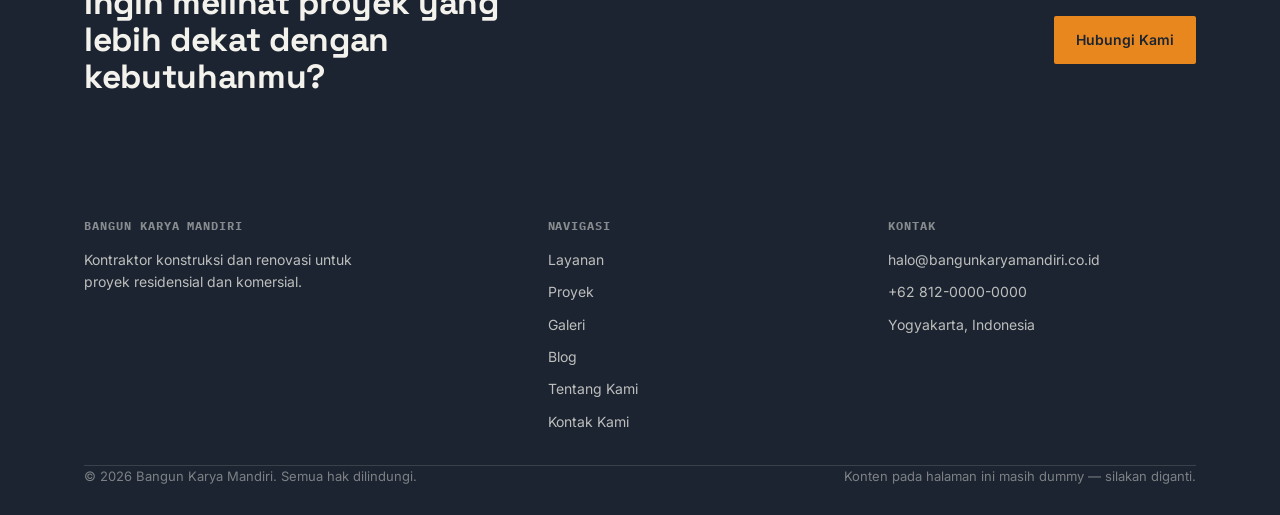
<file: porto.html>
<!DOCTYPE html>
<html lang="id">
<head>
  <meta charset="UTF-8" />
  <meta name="viewport" content="width=device-width, initial-scale=1.0" />
  <title>Galeri Proyek — Bangun Karya Mandiri</title>
  <meta name="description" content="Galeri dokumentasi proyek konstruksi, renovasi, dan desain-bangun yang telah dikerjakan Bangun Karya Mandiri." />
  <link rel="icon" href="images/logo.png" />
  <link rel="preconnect" href="https://fonts.googleapis.com" />
  <link href="https://fonts.googleapis.com/css2?family=Space+Grotesk:wght@500;600;700&family=Inter:wght@400;500;600&family=IBM+Plex+Mono:wght@500&display=swap" rel="stylesheet" />
  <link rel="stylesheet" href="css/style.css" />
</head>
<body>

  <header class="bkm-header">
    <div class="bkm-container bkm-nav" id="bkm-nav">
      <a href="index.html" class="bkm-logo">
        <img src="images/logo.png" alt="Bangun Karya Mandiri" />
      </a>
      <nav class="bkm-nav-links">
        <!-- <a href="index.html#layanan">Layanan</a> -->
        <!-- <a href="index.html#proyek">Proyek</a> -->
        <a href="about.html">Tentang Saya</a>
        <a href="porto.html">Portofolio</a>
        <a href="blog.html">Blog</a>
        <a href="contact.html">Kontak Kami</a>
      </nav>
      <a href="contact.html" class="bkm-nav-cta">Konsultasi Gratis</a>
      <button class="bkm-nav-toggle" id="bkm-nav-toggle" aria-label="Buka menu" aria-expanded="false">
        <span></span><span></span><span></span>
      </button>
    </div>
  </header>

  <main>
    <section class="bkm-about-hero bkm-blueprint-bg">
      <div class="bkm-container">
        <p class="bkm-eyebrow">Galeri</p>
        <h1 style="font-size:clamp(2rem,4vw,2.8rem);max-width:22ch;margin-top:14px;">Dokumentasi proyek, dari titik nol sampai serah terima.</h1>
        <p style="max-width:60ch;color:var(--bkm-ink-soft);margin-top:18px;font-size:16.5px;">Setiap foto di bawah ini masih berupa placeholder — ganti dengan foto lapangan asli sebelum publish.</p>
      </div>
    </section>

    <section class="bkm-section">
      <div class="bkm-container">
        <div class="bkm-filter-bar" id="bkm-filter-bar">
          <button class="bkm-filter-btn is-active" data-filter="all">Semua</button>
          <button class="bkm-filter-btn" data-filter="konstruksi">Konstruksi Baru</button>
          <button class="bkm-filter-btn" data-filter="renovasi">Renovasi</button>
          <button class="bkm-filter-btn" data-filter="komersial">Komersial</button>
        </div>

        <div class="bkm-gallery-grid" id="bkm-gallery-grid">
          <div class="bkm-gallery-item" data-category="konstruksi">
            <div class="bkm-gallery-placeholder">Foto Proyek 1</div>
            <div class="bkm-gallery-caption">Rumah Tinggal 2 Lantai — Yogyakarta<span>Konstruksi Baru</span></div>
          </div>
          <div class="bkm-gallery-item" data-category="renovasi">
            <div class="bkm-gallery-placeholder">Foto Proyek 2</div>
            <div class="bkm-gallery-caption">Renovasi Ruko Dua Lantai — Depok<span>Renovasi</span></div>
          </div>
          <div class="bkm-gallery-item" data-category="komersial">
            <div class="bkm-gallery-placeholder">Foto Proyek 3</div>
            <div class="bkm-gallery-caption">Gudang Logistik — Bekasi<span>Komersial</span></div>
          </div>
          <div class="bkm-gallery-item" data-category="komersial">
            <div class="bkm-gallery-placeholder">Foto Proyek 4</div>
            <div class="bkm-gallery-caption">Perluasan Kantor Cabang — Sleman<span>Komersial</span></div>
          </div>
          <div class="bkm-gallery-item" data-category="renovasi">
            <div class="bkm-gallery-placeholder">Foto Proyek 5</div>
            <div class="bkm-gallery-caption">Renovasi Fasad Rumah — Solo<span>Renovasi</span></div>
          </div>
          <div class="bkm-gallery-item" data-category="konstruksi">
            <div class="bkm-gallery-placeholder">Foto Proyek 6</div>
            <div class="bkm-gallery-caption">Ruko 3 Lantai — Klaten<span>Konstruksi Baru</span></div>
          </div>
          <div class="bkm-gallery-item" data-category="konstruksi">
            <div class="bkm-gallery-placeholder">Foto Proyek 7</div>
            <div class="bkm-gallery-caption">Rumah Tinggal 1 Lantai — Bantul<span>Konstruksi Baru</span></div>
          </div>
          <div class="bkm-gallery-item" data-category="komersial">
            <div class="bkm-gallery-placeholder">Foto Proyek 8</div>
            <div class="bkm-gallery-caption">Showroom Kendaraan — Yogyakarta<span>Komersial</span></div>
          </div>
          <div class="bkm-gallery-item" data-category="renovasi">
            <div class="bkm-gallery-placeholder">Foto Proyek 9</div>
            <div class="bkm-gallery-caption">Renovasi Dapur &amp; Taman Belakang — Sleman<span>Renovasi</span></div>
          </div>
        </div>
      </div>
    </section>

    <section class="bkm-cta-band" id="kontak">
      <div class="bkm-container bkm-cta-band-inner">
        <h2>Ingin melihat proyek yang lebih dekat dengan kebutuhanmu?</h2>
        <a href="contact.html" class="bkm-btn bkm-btn-primary">Hubungi Kami</a>
      </div>
    </section>
  </main>

  <footer class="bkm-footer">
    <div class="bkm-container">
      <div class="bkm-footer-grid">
        <div>
          <h4>Bangun Karya Mandiri</h4>
          <p style="max-width:32ch;font-size:14px;">Kontraktor konstruksi dan renovasi untuk proyek residensial dan komersial.</p>
        </div>
        <div>
          <h4>Navigasi</h4>
          <ul>
            <li><a href="index.html#layanan">Layanan</a></li>
            <li><a href="index.html#proyek">Proyek</a></li>
            <li><a href="gallery.html">Galeri</a></li>
            <li><a href="blog.html">Blog</a></li>
            <li><a href="about.html">Tentang Kami</a></li>
            <li><a href="contact.html">Kontak Kami</a></li>
          </ul>
        </div>
        <div>
          <h4>Kontak</h4>
          <ul>
            <li>halo@bangunkaryamandiri.co.id</li>
            <li>+62 812-0000-0000</li>
            <li>Yogyakarta, Indonesia</li>
          </ul>
        </div>
      </div>
      <div class="bkm-container bkm-footer-bottom" style="padding:0;">
        <span>&copy; 2026 Bangun Karya Mandiri. Semua hak dilindungi.</span>
        <span>Konten pada halaman ini masih dummy — silakan diganti.</span>
      </div>
    </div>
  </footer>

  <script src="js/script.js"></script>
</body>
</html>
</file>
<file: css/style.css>
/* ==========================================================================
   BANGUN KARYA MANDIRI — Company Profile
   Design tokens
   ========================================================================== */
:root {
  --bkm-navy: #1b2430;
  --bkm-navy-soft: #29354a;
  --bkm-paper: #f4f2ec;
  --bkm-paper-dim: #e7e3d8;
  --bkm-steel: #3b5773;
  --bkm-orange: #e8871e;
  --bkm-orange-dim: #c96f12;
  --bkm-line: rgba(27, 36, 48, 0.14);
  --bkm-ink-soft: rgba(27, 36, 48, 0.62);

  --bkm-font-display: "Space Grotesk", "Arial Narrow", sans-serif;
  --bkm-font-body: "Inter", system-ui, -apple-system, "Segoe UI", sans-serif;
  --bkm-font-mono: "IBM Plex Mono", "Courier New", monospace;

  --bkm-radius: 2px;
  --bkm-container: 1160px;
}

* { box-sizing: border-box; }

html { scroll-behavior: smooth; }

body {
  margin: 0;
  font-family: var(--bkm-font-body);
  color: var(--bkm-navy);
  background: var(--bkm-paper);
  line-height: 1.6;
  -webkit-font-smoothing: antialiased;
}

img { max-width: 100%; display: block; }

a { color: inherit; text-decoration: none; }

h1, h2, h3 {
  font-family: var(--bkm-font-display);
  line-height: 1.1;
  margin: 0;
  letter-spacing: -0.01em;
}

.bkm-container {
  width: 100%;
  max-width: var(--bkm-container);
  margin: 0 auto;
  padding: 0 24px;
}

/* Blueprint grid backdrop, used behind the hero and section dividers */
.bkm-blueprint-bg {
  background-image:
    linear-gradient(var(--bkm-line) 1px, transparent 1px),
    linear-gradient(90deg, var(--bkm-line) 1px, transparent 1px);
  background-size: 40px 40px;
}

/* Corner tick marks — the recurring "drawing annotation" signature */
.bkm-tick {
  position: relative;
}
.bkm-tick::before,
.bkm-tick::after {
  content: "";
  position: absolute;
  width: 14px;
  height: 14px;
  border: 2px solid var(--bkm-orange);
}
.bkm-tick::before { top: -1px; left: -1px; border-right: none; border-bottom: none; }
.bkm-tick::after { bottom: -1px; right: -1px; border-left: none; border-top: none; }

.bkm-eyebrow {
  font-family: var(--bkm-font-mono);
  font-size: 12px;
  letter-spacing: 0.14em;
  text-transform: uppercase;
  color: var(--bkm-orange-dim);
  display: flex;
  align-items: center;
  gap: 8px;
}
.bkm-eyebrow::before {
  content: "";
  width: 24px;
  height: 1px;
  background: var(--bkm-orange-dim);
}

/* ==========================================================================
   Header / Nav
   ========================================================================== */
.bkm-header {
  position: sticky;
  top: 0;
  z-index: 40;
  background: var(--bkm-paper);
  border-bottom: 1px solid var(--bkm-line);
}

.bkm-nav {
  display: flex;
  align-items: center;
  justify-content: space-between;
  padding: 14px 0;
}

.bkm-logo {
  display: flex;
  align-items: center;
  gap: 10px;
}
.bkm-logo img { height: 34px; width: auto; }

.bkm-nav-links {
  display: flex;
  gap: 32px;
  font-size: 14px;
  font-weight: 500;
}

.bkm-nav-links a {
  position: relative;
  padding: 4px 0;
  color: var(--bkm-navy);
}
.bkm-nav-links a:hover { color: var(--bkm-orange-dim); }
.bkm-nav-links a.is-active { color: var(--bkm-orange-dim); }

.bkm-nav-cta {
  font-family: var(--bkm-font-mono);
  font-size: 13px;
  border: 1px solid var(--bkm-navy);
  padding: 9px 16px;
  border-radius: var(--bkm-radius);
  white-space: nowrap;
  transition: background 0.15s ease, color 0.15s ease;
}
.bkm-nav-cta:hover { background: var(--bkm-navy); color: var(--bkm-paper); }

.bkm-nav-toggle {
  display: none;
  background: none;
  border: none;
  cursor: pointer;
  padding: 6px;
}
.bkm-nav-toggle span {
  display: block;
  width: 22px;
  height: 2px;
  background: var(--bkm-navy);
  margin: 5px 0;
  transition: transform 0.2s ease, opacity 0.2s ease;
}

/* ==========================================================================
   Hero
   ========================================================================== */
.bkm-hero {
  padding: 96px 0 80px;
  position: relative;
  overflow: hidden;
}

.bkm-hero-grid {
  display: grid;
  grid-template-columns: 1.15fr 0.85fr;
  gap: 48px;
  align-items: center;
}

.bkm-hero h1 {
  font-size: clamp(2.4rem, 4.6vw, 3.6rem);
  margin-top: 18px;
}

.bkm-hero h1 em {
  font-style: normal;
  color: var(--bkm-orange-dim);
}

.bkm-hero p.bkm-lede {
  font-size: 17px;
  color: var(--bkm-ink-soft);
  max-width: 46ch;
  margin-top: 20px;
}

.bkm-hero-actions {
  display: flex;
  gap: 14px;
  margin-top: 32px;
  flex-wrap: wrap;
}

.bkm-btn {
  display: inline-flex;
  align-items: center;
  gap: 8px;
  padding: 13px 22px;
  border-radius: var(--bkm-radius);
  font-weight: 600;
  font-size: 14px;
  transition: transform 0.15s ease, background 0.15s ease;
}
.bkm-btn-primary { background: var(--bkm-navy); color: var(--bkm-paper); }
.bkm-btn-primary:hover { background: var(--bkm-navy-soft); }
.bkm-btn-ghost { border: 1px solid var(--bkm-line); color: var(--bkm-navy); }
.bkm-btn-ghost:hover { border-color: var(--bkm-navy); }

.bkm-hero-panel {
  background: var(--bkm-navy);
  color: var(--bkm-paper);
  padding: 28px;
  border-radius: var(--bkm-radius);
  position: relative;
}
.bkm-hero-panel .bkm-eyebrow { color: var(--bkm-orange); }
.bkm-hero-panel .bkm-eyebrow::before { background: var(--bkm-orange); }

.bkm-stat-list {
  list-style: none;
  margin: 22px 0 0;
  padding: 0;
  display: grid;
  grid-template-columns: 1fr 1fr;
  gap: 20px;
}
.bkm-stat-list dt {
  font-family: var(--bkm-font-mono);
  font-size: 12px;
  color: rgba(244, 242, 236, 0.6);
  text-transform: uppercase;
  letter-spacing: 0.08em;
}
.bkm-stat-list dd {
  margin: 4px 0 0;
  font-family: var(--bkm-font-display);
  font-size: 28px;
}

/* ==========================================================================
   Section shell
   ========================================================================== */
.bkm-section { padding: 88px 0; }
.bkm-section-alt { background: var(--bkm-paper-dim); }

.bkm-section-head {
  max-width: 640px;
  margin-bottom: 48px;
}
.bkm-section-head h2 {
  font-size: clamp(1.8rem, 3vw, 2.4rem);
  margin-top: 14px;
}
.bkm-section-head p {
  color: var(--bkm-ink-soft);
  margin-top: 14px;
  font-size: 16px;
}

/* Services grid */
.bkm-grid-3 {
  display: grid;
  grid-template-columns: repeat(3, 1fr);
  gap: 1px;
  background: var(--bkm-line);
  border: 1px solid var(--bkm-line);
}

.bkm-card {
  background: var(--bkm-paper);
  padding: 32px 28px;
}
.bkm-card-num {
  font-family: var(--bkm-font-mono);
  font-size: 12px;
  color: var(--bkm-orange-dim);
}
.bkm-card h3 {
  font-size: 20px;
  margin-top: 14px;
}
.bkm-card p {
  color: var(--bkm-ink-soft);
  font-size: 15px;
  margin-top: 10px;
}
.bkm-card svg { width: 30px; height: 30px; margin-bottom: 4px; }

/* Process timeline (numbered — order is meaningful here) */
.bkm-timeline {
  display: grid;
  grid-template-columns: repeat(4, 1fr);
  gap: 24px;
  counter-reset: step;
}
.bkm-step {
  border-top: 2px solid var(--bkm-navy);
  padding-top: 16px;
  position: relative;
}
.bkm-step::before {
  counter-increment: step;
  content: "0" counter(step);
  font-family: var(--bkm-font-mono);
  font-size: 13px;
  color: var(--bkm-orange-dim);
  display: block;
  margin-bottom: 10px;
}
.bkm-step h3 { font-size: 17px; }
.bkm-step p { color: var(--bkm-ink-soft); font-size: 14.5px; margin-top: 8px; }

/* Projects */
.bkm-project-list { display: grid; gap: 1px; background: var(--bkm-line); border: 1px solid var(--bkm-line); }
.bkm-project-row {
  background: var(--bkm-paper);
  display: grid;
  grid-template-columns: 120px 1fr auto;
  gap: 24px;
  align-items: center;
  padding: 22px 28px;
}
.bkm-project-row .bkm-project-year {
  font-family: var(--bkm-font-mono);
  color: var(--bkm-ink-soft);
  font-size: 14px;
}
.bkm-project-row h3 { font-size: 17px; }
.bkm-project-row span.bkm-tag {
  font-family: var(--bkm-font-mono);
  font-size: 12px;
  color: var(--bkm-steel);
  text-transform: uppercase;
}

/* Testimonial */
.bkm-quote {
  max-width: 720px;
  font-family: var(--bkm-font-display);
  font-size: clamp(1.3rem, 2.4vw, 1.7rem);
  line-height: 1.4;
}
.bkm-quote-attr {
  margin-top: 20px;
  font-family: var(--bkm-font-mono);
  font-size: 13px;
  color: var(--bkm-ink-soft);
}

/* CTA band */
.bkm-cta-band {
  background: var(--bkm-navy);
  color: var(--bkm-paper);
  padding: 64px 0;
}
.bkm-cta-band-inner {
  display: flex;
  align-items: center;
  justify-content: space-between;
  gap: 24px;
  flex-wrap: wrap;
}
.bkm-cta-band h2 { font-size: clamp(1.6rem, 3vw, 2.1rem); max-width: 22ch; }
.bkm-cta-band .bkm-btn-primary { background: var(--bkm-orange); color: var(--bkm-navy); }
.bkm-cta-band .bkm-btn-primary:hover { background: var(--bkm-orange-dim); }

/* About page specific */
.bkm-about-hero {
  padding: 72px 0 56px;
}
.bkm-two-col {
  display: grid;
  grid-template-columns: 1fr 1fr;
  gap: 56px;
  align-items: start;
}
.bkm-value-list { list-style: none; margin: 0; padding: 0; display: grid; gap: 22px; }
.bkm-value-list li { border-left: 2px solid var(--bkm-orange); padding-left: 18px; }
.bkm-value-list h3 { font-size: 16px; margin-bottom: 6px; }
.bkm-value-list p { margin: 0; color: var(--bkm-ink-soft); font-size: 14.5px; }

.bkm-team-grid {
  display: grid;
  grid-template-columns: repeat(3, 1fr);
  gap: 28px;
}
.bkm-team-card { text-align: left; }
.bkm-team-photo {
  aspect-ratio: 4/5;
  background: var(--bkm-paper-dim);
  border: 1px solid var(--bkm-line);
  display: flex;
  align-items: center;
  justify-content: center;
  color: var(--bkm-ink-soft);
  font-family: var(--bkm-font-mono);
  font-size: 12px;
  margin-bottom: 14px;
}
.bkm-team-card h3 { font-size: 16px; }
.bkm-team-card span { font-family: var(--bkm-font-mono); font-size: 12.5px; color: var(--bkm-orange-dim); }

/* ==========================================================================
   Galeri
   ========================================================================== */
.bkm-filter-bar {
  display: flex;
  flex-wrap: wrap;
  gap: 10px;
  margin-bottom: 36px;
}
.bkm-filter-btn {
  font-family: var(--bkm-font-mono);
  font-size: 12.5px;
  text-transform: uppercase;
  letter-spacing: 0.04em;
  padding: 9px 16px;
  border: 1px solid var(--bkm-line);
  border-radius: var(--bkm-radius);
  background: transparent;
  color: var(--bkm-navy);
  cursor: pointer;
  transition: background 0.15s ease, color 0.15s ease, border-color 0.15s ease;
}
.bkm-filter-btn:hover { border-color: var(--bkm-navy); }
.bkm-filter-btn.is-active {
  background: var(--bkm-navy);
  border-color: var(--bkm-navy);
  color: var(--bkm-paper);
}

.bkm-gallery-grid {
  display: grid;
  grid-template-columns: repeat(3, 1fr);
  gap: 20px;
}
.bkm-gallery-item {
  position: relative;
  aspect-ratio: 4/3;
  background: var(--bkm-paper-dim);
  border: 1px solid var(--bkm-line);
  overflow: hidden;
}
.bkm-gallery-item.is-hidden { display: none; }
.bkm-gallery-placeholder {
  position: absolute;
  inset: 0;
  display: flex;
  align-items: center;
  justify-content: center;
  font-family: var(--bkm-font-mono);
  font-size: 12px;
  color: var(--bkm-ink-soft);
}
.bkm-gallery-caption {
  position: absolute;
  left: 0;
  right: 0;
  bottom: 0;
  padding: 14px 16px;
  background: linear-gradient(to top, rgba(27,36,48,0.82), rgba(27,36,48,0));
  color: var(--bkm-paper);
  font-size: 13.5px;
  font-weight: 500;
}
.bkm-gallery-caption span {
  display: block;
  font-family: var(--bkm-font-mono);
  font-size: 11px;
  color: rgba(244,242,236,0.7);
  margin-top: 2px;
  text-transform: uppercase;
}

/* ==========================================================================
   Blog
   ========================================================================== */
.bkm-blog-featured {
  display: grid;
  grid-template-columns: 1fr 1fr;
  gap: 40px;
  align-items: center;
  border: 1px solid var(--bkm-line);
  padding: 32px;
  margin-bottom: 56px;
}
.bkm-blog-featured .bkm-gallery-placeholder { aspect-ratio: 16/10; position: static; background: var(--bkm-paper-dim); border: 1px solid var(--bkm-line); }
.bkm-blog-featured h2 { font-size: 1.7rem; margin-top: 12px; }
.bkm-blog-featured p { color: var(--bkm-ink-soft); margin-top: 12px; font-size: 15px; }

.bkm-blog-grid {
  display: grid;
  grid-template-columns: repeat(3, 1fr);
  gap: 28px;
}
.bkm-blog-card { display: flex; flex-direction: column; }
.bkm-blog-card .bkm-gallery-placeholder {
  position: static;
  aspect-ratio: 16/10;
  background: var(--bkm-paper-dim);
  border: 1px solid var(--bkm-line);
  margin-bottom: 16px;
}
.bkm-blog-meta {
  font-family: var(--bkm-font-mono);
  font-size: 12px;
  color: var(--bkm-orange-dim);
  text-transform: uppercase;
  letter-spacing: 0.04em;
}
.bkm-blog-card h3 { font-size: 17.5px; margin-top: 10px; }
.bkm-blog-card p { color: var(--bkm-ink-soft); font-size: 14.5px; margin-top: 8px; }
.bkm-blog-card .bkm-blog-link {
  margin-top: 14px;
  font-size: 13.5px;
  font-weight: 600;
  color: var(--bkm-navy);
}
.bkm-blog-card .bkm-blog-link:hover { color: var(--bkm-orange-dim); }

/* ==========================================================================
   Kontak
   ========================================================================== */
.bkm-contact-grid {
  display: grid;
  grid-template-columns: 0.9fr 1.1fr;
  gap: 56px;
  align-items: start;
}
.bkm-info-list { list-style: none; margin: 24px 0 0; padding: 0; display: grid; gap: 22px; }
.bkm-info-list li { display: flex; gap: 14px; }
.bkm-info-list svg { flex-shrink: 0; width: 22px; height: 22px; margin-top: 2px; }
.bkm-info-list h3 { font-size: 15px; }
.bkm-info-list p { margin: 4px 0 0; color: var(--bkm-ink-soft); font-size: 14.5px; }

.bkm-map-placeholder {
  margin-top: 28px;
  aspect-ratio: 16/9;
  background: var(--bkm-paper-dim);
  border: 1px solid var(--bkm-line);
  display: flex;
  align-items: center;
  justify-content: center;
  font-family: var(--bkm-font-mono);
  font-size: 12.5px;
  color: var(--bkm-ink-soft);
  text-align: center;
  padding: 20px;
}

.bkm-form {
  border: 1px solid var(--bkm-line);
  padding: 32px;
  display: grid;
  gap: 20px;
}
.bkm-form-row { display: grid; grid-template-columns: 1fr 1fr; gap: 20px; }
.bkm-field { display: grid; gap: 8px; }
.bkm-field label {
  font-family: var(--bkm-font-mono);
  font-size: 12px;
  text-transform: uppercase;
  letter-spacing: 0.05em;
  color: var(--bkm-ink-soft);
}
.bkm-field input,
.bkm-field select,
.bkm-field textarea {
  font-family: var(--bkm-font-body);
  font-size: 15px;
  padding: 12px 14px;
  border: 1px solid var(--bkm-line);
  border-radius: var(--bkm-radius);
  background: var(--bkm-paper);
  color: var(--bkm-navy);
}
.bkm-field input:focus,
.bkm-field select:focus,
.bkm-field textarea:focus {
  outline: none;
  border-color: var(--bkm-orange-dim);
}
.bkm-field textarea { resize: vertical; min-height: 120px; }
.bkm-form-note {
  font-size: 13px;
  color: var(--bkm-ink-soft);
}
.bkm-form button.bkm-btn-primary {
  border: none;
  cursor: pointer;
  justify-self: start;
  font-family: inherit;
}
.bkm-form-status {
  font-size: 14px;
  font-weight: 600;
  display: none;
}
.bkm-form-status.is-visible { display: block; }
.bkm-form-status.is-success { color: var(--bkm-steel); }

/* ==========================================================================
   Footer
   ========================================================================== */
.bkm-footer {
  background: var(--bkm-navy);
  color: rgba(244, 242, 236, 0.75);
  padding: 56px 0 28px;
}
.bkm-footer-grid {
  display: grid;
  grid-template-columns: 1.4fr 1fr 1fr;
  gap: 32px;
  padding-bottom: 32px;
  border-bottom: 1px solid rgba(244, 242, 236, 0.14);
}
.bkm-footer h4 {
  font-family: var(--bkm-font-mono);
  font-size: 12px;
  letter-spacing: 0.08em;
  text-transform: uppercase;
  color: rgba(244, 242, 236, 0.5);
  margin: 0 0 14px;
}
.bkm-footer ul { list-style: none; margin: 0; padding: 0; display: grid; gap: 10px; font-size: 14px; }
.bkm-footer a:hover { color: var(--bkm-orange); }
.bkm-footer-bottom {
  padding-top: 22px;
  display: flex;
  justify-content: space-between;
  font-size: 13px;
  color: rgba(244, 242, 236, 0.45);
  flex-wrap: wrap;
  gap: 10px;
}

/* ==========================================================================
   Responsive
   ========================================================================== */
@media (max-width: 880px) {
  .bkm-hero-grid { grid-template-columns: 1fr; }
  .bkm-grid-3 { grid-template-columns: 1fr; }
  .bkm-timeline { grid-template-columns: 1fr 1fr; }
  .bkm-two-col { grid-template-columns: 1fr; }
  .bkm-team-grid { grid-template-columns: 1fr 1fr; }
  .bkm-footer-grid { grid-template-columns: 1fr 1fr; }
  .bkm-gallery-grid { grid-template-columns: 1fr 1fr; }
  .bkm-blog-grid { grid-template-columns: 1fr 1fr; }
  .bkm-blog-featured { grid-template-columns: 1fr; }
  .bkm-contact-grid { grid-template-columns: 1fr; }
}

@media (max-width: 680px) {
  .bkm-nav-links, .bkm-nav-cta { display: none; }
  .bkm-nav-toggle { display: block; }
  .bkm-nav.is-open .bkm-nav-links {
    display: flex;
    flex-direction: column;
    position: absolute;
    top: 100%;
    left: 0;
    right: 0;
    background: var(--bkm-paper);
    padding: 20px 24px;
    border-bottom: 1px solid var(--bkm-line);
    gap: 18px;
  }
  .bkm-nav.is-open .bkm-nav-cta {
    display: inline-flex;
    margin: 0 24px 20px;
  }
  .bkm-timeline { grid-template-columns: 1fr; }
  .bkm-project-row { grid-template-columns: 1fr; gap: 8px; text-align: left; }
  .bkm-team-grid { grid-template-columns: 1fr; }
  .bkm-cta-band-inner { flex-direction: column; align-items: flex-start; }
  .bkm-footer-grid { grid-template-columns: 1fr; }
  .bkm-gallery-grid { grid-template-columns: 1fr; }
  .bkm-blog-grid { grid-template-columns: 1fr; }
  .bkm-form-row { grid-template-columns: 1fr; }
}

/* Respect reduced motion preference */
@media (prefers-reduced-motion: reduce) {
  html { scroll-behavior: auto; }
  * { transition: none !important; }
}

/* Visible keyboard focus */
a:focus-visible, button:focus-visible {
  outline: 2px solid var(--bkm-orange);
  outline-offset: 2px;
}
</file>
